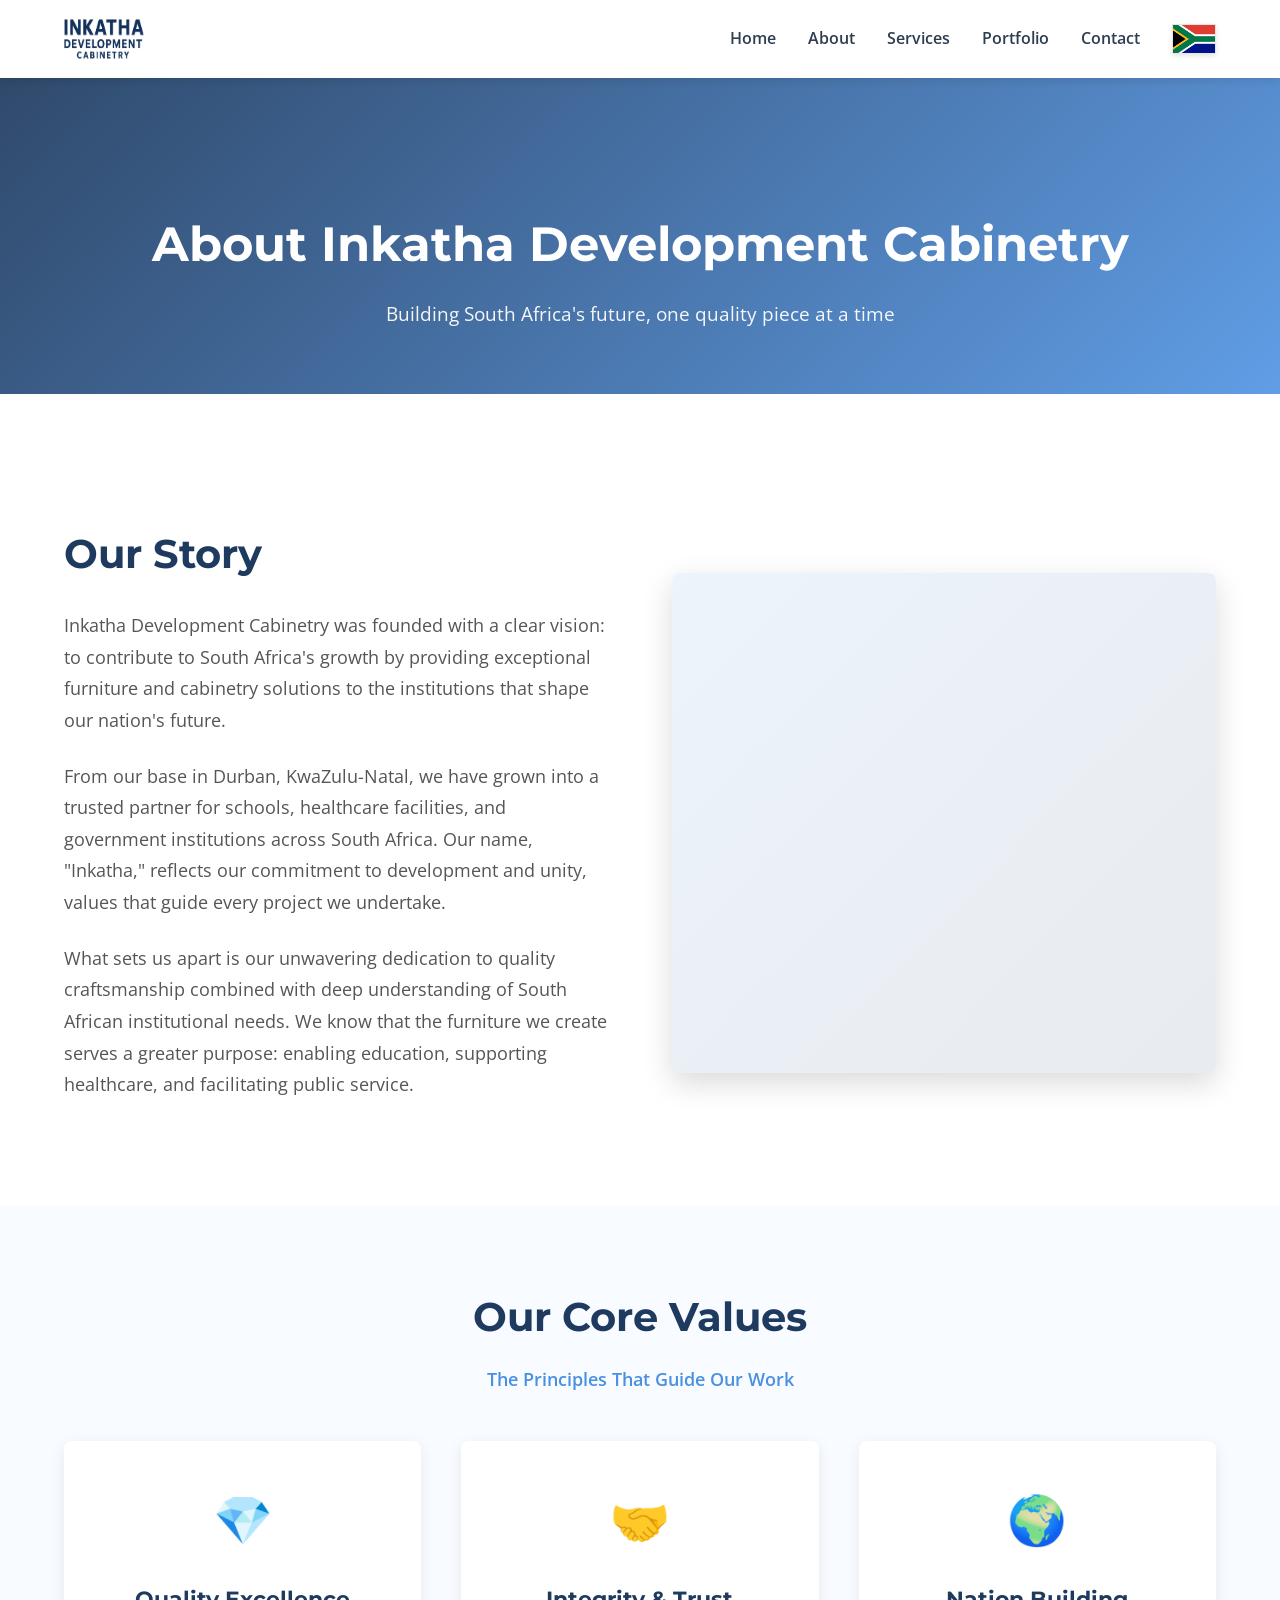
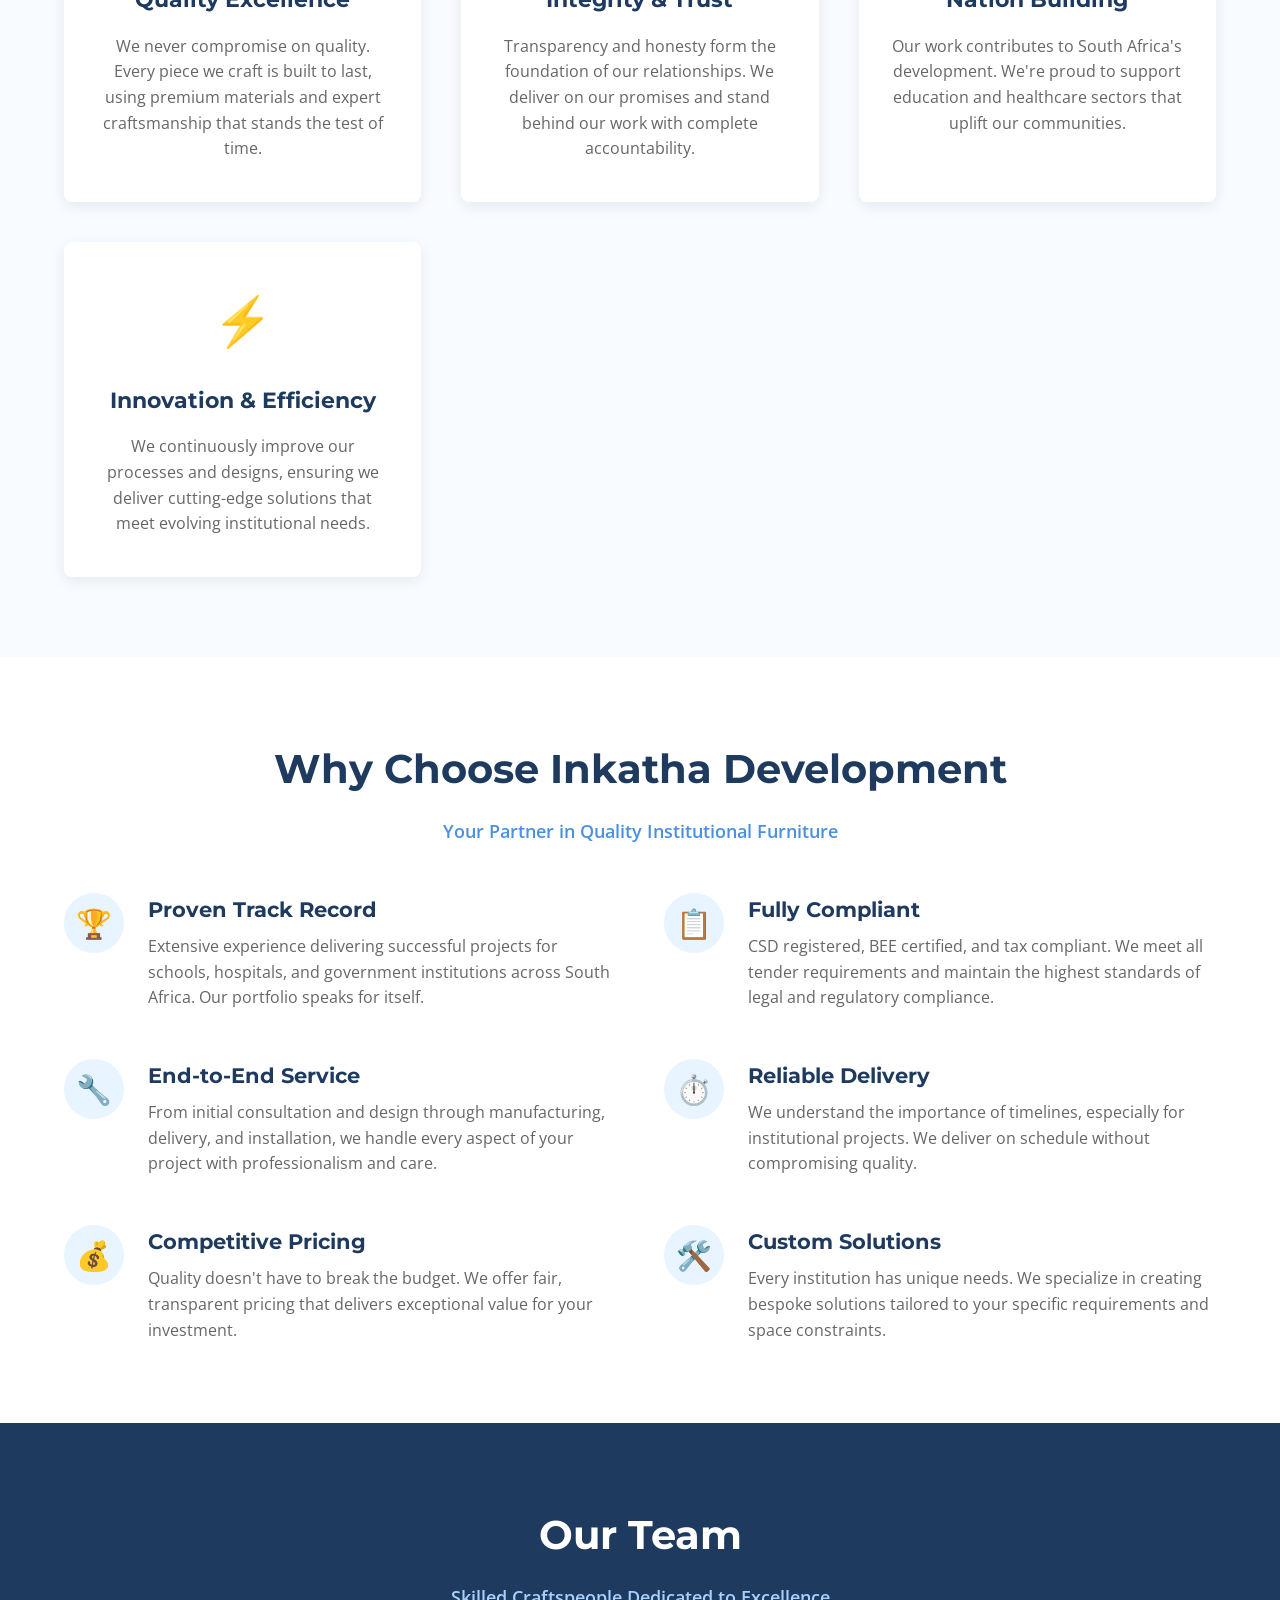
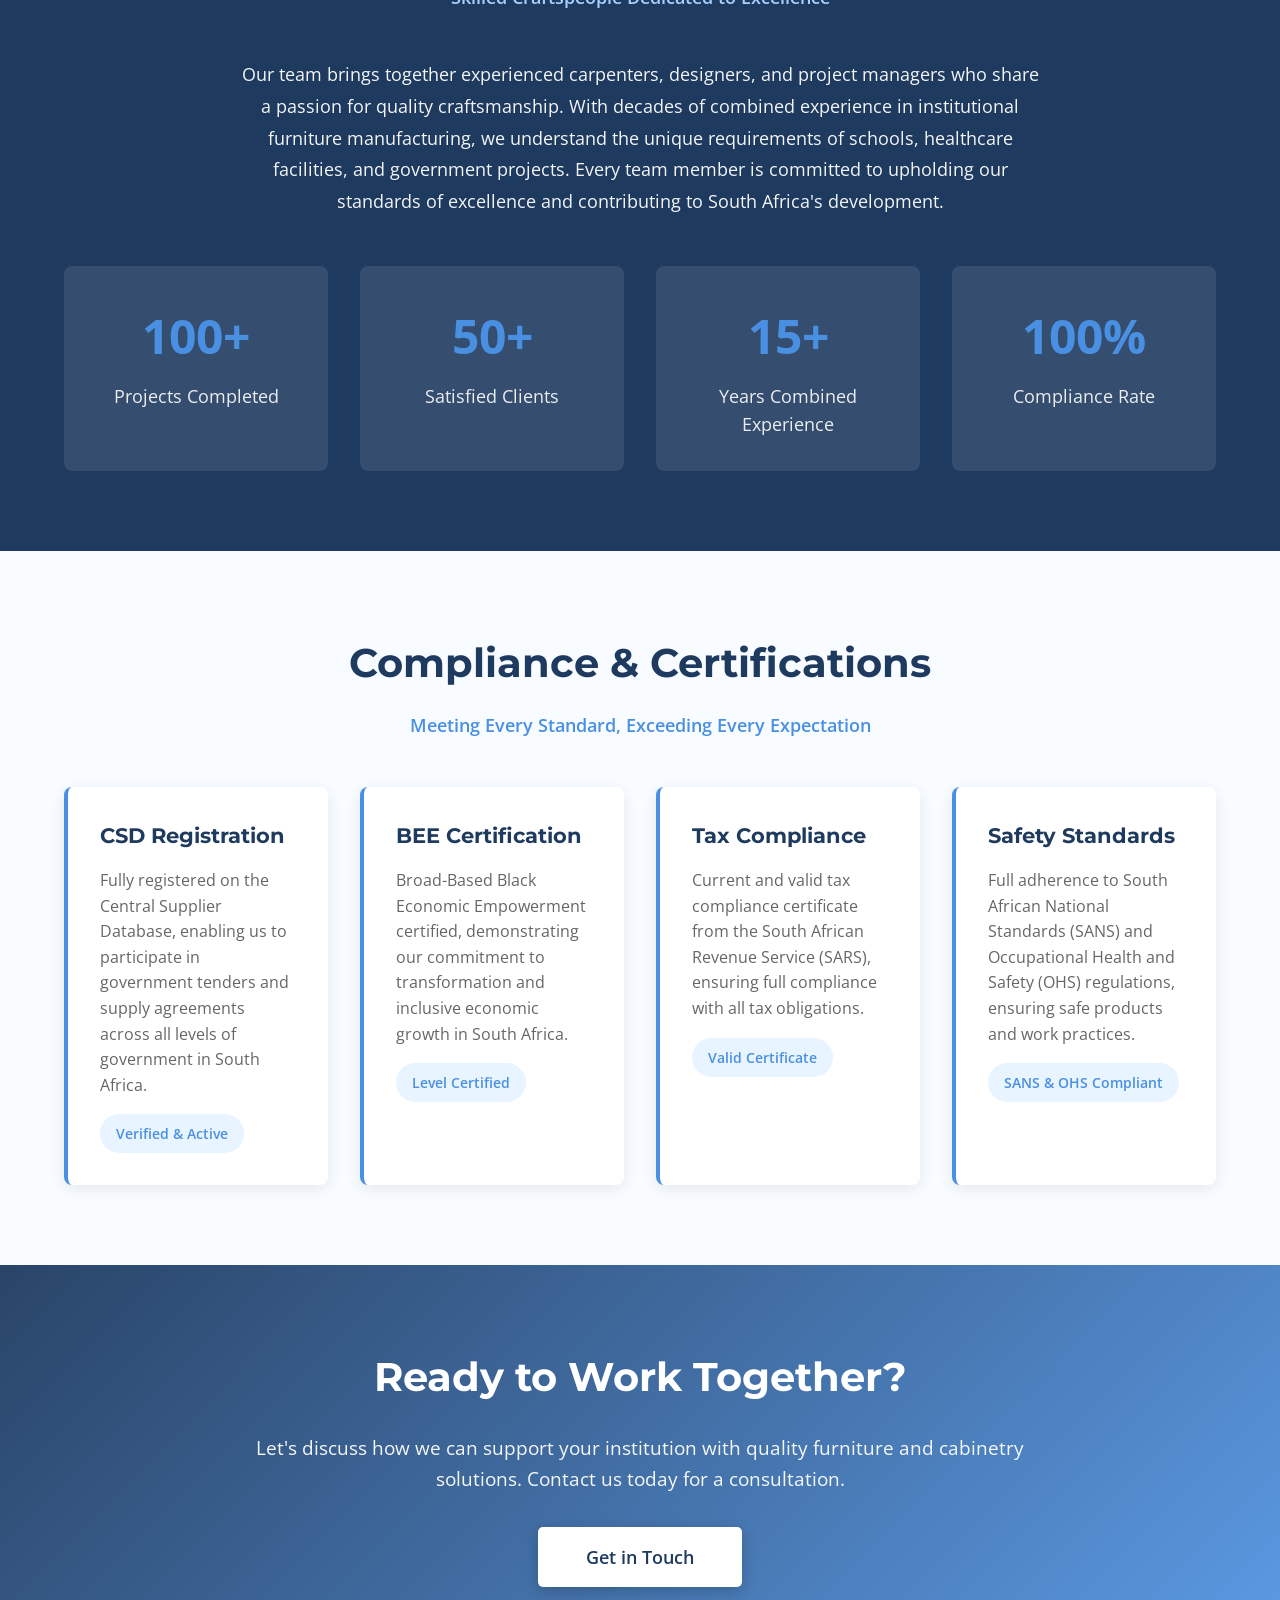
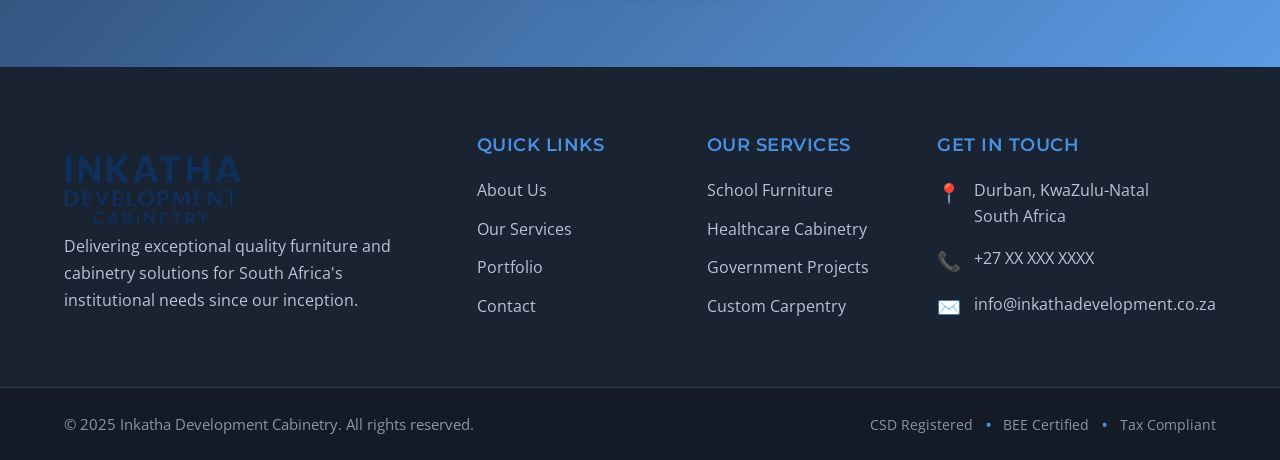
<file: about/index.html>
<!DOCTYPE html>
<html lang="en">
  <head>
    <link rel="stylesheet" href="/styles/navbar.css" />
    <link rel="stylesheet" href="/styles/footer.css" />
    <meta charset="UTF-8" />
    <meta name="viewport" content="width=device-width, initial-scale=1.0" />
    <title>About Us | Inkatha Development Cabinetry</title>
    <link
      href="https://fonts.googleapis.com/css2?family=Montserrat:wght@400;600;700&family=Open+Sans:wght@400;600&display=swap"
      rel="stylesheet"
    />
    <style>
      * {
        margin: 0;
        padding: 0;
        box-sizing: border-box;
      }

      body {
        font-family: "Open Sans", sans-serif;
        color: #2c3e50;
        line-height: 1.6;
      }

      h1,
      h2,
      h3,
      h4 {
        font-family: "Montserrat", sans-serif;
      }

      /* Page Header */
      .page-header {
        background: linear-gradient(
            135deg,
            rgba(30, 58, 95, 0.92),
            rgba(74, 144, 226, 0.88)
          ),
          url("https://images.unsplash.com/photo-1497366216548-37526070297c?w=1600")
            center/cover;
        color: white;
        padding: 8rem 5% 4rem;
        text-align: center;
      }

      .page-header h1 {
        font-size: 3rem;
        margin-bottom: 1rem;
        font-weight: 700;
      }

      .page-header p {
        font-size: 1.2rem;
        opacity: 0.95;
        max-width: 700px;
        margin: 0 auto;
      }

      /* Our Story Section */
      .our-story {
        padding: 5rem 5%;
        background: white;
      }

      .section-content {
        max-width: 1200px;
        margin: 0 auto;
      }

      .story-grid {
        display: grid;
        grid-template-columns: 1fr 1fr;
        gap: 4rem;
        align-items: center;
        margin-top: 3rem;
      }

      .story-text h2 {
        font-size: 2.5rem;
        color: #1e3a5f;
        margin-bottom: 1.5rem;
      }

      .story-text p {
        font-size: 1.1rem;
        line-height: 1.8;
        color: #555;
        margin-bottom: 1.5rem;
      }

      .story-image {
        background: linear-gradient(
            135deg,
            rgba(74, 144, 226, 0.1),
            rgba(30, 58, 95, 0.1)
          ),
          url("https://images.unsplash.com/photo-1504917595217-d4dc5ebe6122?w=800")
            center/cover;
        height: 500px;
        border-radius: 8px;
        box-shadow: 0 10px 30px rgba(0, 0, 0, 0.15);
      }

      /* Values Section */
      .values {
        padding: 5rem 5%;
        background: #f8fbff;
      }

      .section-title {
        font-size: 2.5rem;
        color: #1e3a5f;
        margin-bottom: 1rem;
        text-align: center;
      }

      .section-subtitle {
        text-align: center;
        color: #4a90e2;
        font-size: 1.1rem;
        margin-bottom: 3rem;
        font-weight: 600;
      }

      .values-grid {
        display: grid;
        grid-template-columns: repeat(auto-fit, minmax(280px, 1fr));
        gap: 2.5rem;
        margin-top: 3rem;
      }

      .value-card {
        background: white;
        padding: 2.5rem 2rem;
        border-radius: 8px;
        text-align: center;
        box-shadow: 0 4px 15px rgba(0, 0, 0, 0.08);
        transition: transform 0.3s, box-shadow 0.3s;
      }

      .value-card:hover {
        transform: translateY(-5px);
        box-shadow: 0 8px 25px rgba(74, 144, 226, 0.15);
      }

      .value-icon {
        font-size: 3rem;
        margin-bottom: 1.5rem;
        color: #4a90e2;
      }

      .value-card h3 {
        font-size: 1.4rem;
        color: #1e3a5f;
        margin-bottom: 1rem;
      }

      .value-card p {
        color: #666;
        line-height: 1.6;
      }

      /* Why Choose Us Section */
      .why-choose {
        padding: 5rem 5%;
        background: white;
      }

      .features-grid {
        display: grid;
        grid-template-columns: repeat(2, 1fr);
        gap: 3rem;
        margin-top: 3rem;
      }

      .feature-item {
        display: flex;
        gap: 1.5rem;
      }

      .feature-icon {
        flex-shrink: 0;
        width: 60px;
        height: 60px;
        background: #e8f4ff;
        border-radius: 50%;
        display: flex;
        align-items: center;
        justify-content: center;
        font-size: 1.8rem;
        color: #4a90e2;
      }

      .feature-content h3 {
        font-size: 1.3rem;
        color: #1e3a5f;
        margin-bottom: 0.5rem;
      }

      .feature-content p {
        color: #666;
        line-height: 1.6;
      }

      /* Team Section */
      .team {
        padding: 5rem 5%;
        background: #1e3a5f;
        color: white;
      }

      .team .section-title {
        color: white;
      }

      .team .section-subtitle {
        color: #a8d0ff;
      }

      .team-intro {
        max-width: 800px;
        margin: 0 auto 3rem;
        text-align: center;
        font-size: 1.1rem;
        line-height: 1.8;
        opacity: 0.95;
      }

      .team-stats {
        display: grid;
        grid-template-columns: repeat(auto-fit, minmax(200px, 1fr));
        gap: 2rem;
        margin-top: 3rem;
      }

      .stat-item {
        text-align: center;
        padding: 2rem 1rem;
        background: rgba(255, 255, 255, 0.1);
        border-radius: 8px;
      }

      .stat-number {
        font-size: 3rem;
        font-weight: 700;
        color: #4a90e2;
        margin-bottom: 0.5rem;
      }

      .stat-label {
        font-size: 1.1rem;
        opacity: 0.9;
      }

      /* Compliance Section */
      .compliance {
        padding: 5rem 5%;
        background: #f8fbff;
      }

      .compliance-grid {
        display: grid;
        grid-template-columns: repeat(auto-fit, minmax(250px, 1fr));
        gap: 2rem;
        margin-top: 3rem;
      }

      .compliance-card {
        background: white;
        padding: 2rem;
        border-radius: 8px;
        box-shadow: 0 4px 15px rgba(0, 0, 0, 0.08);
        border-left: 4px solid #4a90e2;
      }

      .compliance-card h3 {
        color: #1e3a5f;
        margin-bottom: 1rem;
        font-size: 1.3rem;
      }

      .compliance-card p {
        color: #666;
        line-height: 1.6;
        margin-bottom: 1rem;
      }

      .compliance-badge {
        display: inline-block;
        background: #e8f4ff;
        color: #4a90e2;
        padding: 0.5rem 1rem;
        border-radius: 20px;
        font-size: 0.9rem;
        font-weight: 600;
      }

      /* CTA Section */
      .cta-section {
        padding: 5rem 5%;
        background: linear-gradient(
            135deg,
            rgba(30, 58, 95, 0.95),
            rgba(74, 144, 226, 0.9)
          ),
          url("https://images.unsplash.com/photo-1497366811353-6870744d04b2?w=1600")
            center/cover;
        color: white;
        text-align: center;
      }

      .cta-content {
        max-width: 800px;
        margin: 0 auto;
      }

      .cta-content h2 {
        font-size: 2.5rem;
        margin-bottom: 1.5rem;
      }

      .cta-content p {
        font-size: 1.2rem;
        margin-bottom: 2rem;
        opacity: 0.95;
      }

      .cta-button {
        background: white;
        color: #1e3a5f;
        padding: 1rem 3rem;
        font-size: 1.1rem;
        font-weight: 600;
        border: none;
        border-radius: 5px;
        cursor: pointer;
        text-decoration: none;
        display: inline-block;
        transition: all 0.3s;
        box-shadow: 0 4px 15px rgba(0, 0, 0, 0.2);
      }

      .cta-button:hover {
        transform: translateY(-2px);
        box-shadow: 0 6px 20px rgba(0, 0, 0, 0.3);
      }

      /* Responsive Design */
      @media (max-width: 968px) {
        .story-grid {
          grid-template-columns: 1fr;
          gap: 2rem;
        }

        .features-grid {
          grid-template-columns: 1fr;
          gap: 2rem;
        }

        .page-header h1 {
          font-size: 2rem;
        }

        .section-title {
          font-size: 2rem;
        }
      }
    </style>
  </head>
  <body>
    <!-- Navigation -->
    <nav>
      <div class="nav-container">
        <img src="/images/logo.png" height="40px" width="80px" alt="" />

        <button class="menu-toggle" aria-label="Toggle menu">
          <span class="hamburger"></span>
          <span class="hamburger"></span>
          <span class="hamburger"></span>
        </button>

        <ul class="nav-links">
          <li><a href="/">Home</a></li>
          <li><a href="/about">About</a></li>
          <li><a href="/services/">Services</a></li>
          <li><a href="/portfolio/">Portfolio</a></li>
          <li><a href="/contact/">Contact</a></li>
          <div class="flag-container">
            <img
              src="/images/Flag_of_South_Africa.svg.webp"
              alt="South African Flag"
              class="sa-flag"
            />
          </div>
        </ul>
      </div>
    </nav>

    <div class="menu-overlay"></div>

    <!-- Page Header -->
    <section class="page-header">
      <h1>About Inkatha Development Cabinetry</h1>
      <p>
        Building South Africa's future, one quality piece at a time
      </p>
    </section>

    <!-- Our Story Section -->
    <section class="our-story">
      <div class="section-content">
        <div class="story-grid">
          <div class="story-text">
            <h2>Our Story</h2>
            <p>
              Inkatha Development Cabinetry was founded with a clear vision: to
              contribute to South Africa's growth by providing exceptional
              furniture and cabinetry solutions to the institutions that shape
              our nation's future.
            </p>
            <p>
              From our base in Durban, KwaZulu-Natal, we have grown into a
              trusted partner for schools, healthcare facilities, and government
              institutions across South Africa. Our name, "Inkatha," reflects
              our commitment to development and unity, values that guide every
              project we undertake.
            </p>
            <p>
              What sets us apart is our unwavering dedication to quality
              craftsmanship combined with deep understanding of South African
              institutional needs. We know that the furniture we create serves a
              greater purpose: enabling education, supporting healthcare, and
              facilitating public service.
            </p>
          </div>
          <div class="story-image"></div>
        </div>
      </div>
    </section>

    <!-- Values Section -->
    <section class="values">
      <div class="section-content">
        <h2 class="section-title">Our Core Values</h2>
        <p class="section-subtitle">
          The Principles That Guide Our Work
        </p>
        <div class="values-grid">
          <div class="value-card">
            <div class="value-icon">💎</div>
            <h3>Quality Excellence</h3>
            <p>
              We never compromise on quality. Every piece we craft is built to
              last, using premium materials and expert craftsmanship that stands
              the test of time.
            </p>
          </div>
          <div class="value-card">
            <div class="value-icon">🤝</div>
            <h3>Integrity & Trust</h3>
            <p>
              Transparency and honesty form the foundation of our relationships.
              We deliver on our promises and stand behind our work with complete
              accountability.
            </p>
          </div>
          <div class="value-card">
            <div class="value-icon">🌍</div>
            <h3>Nation Building</h3>
            <p>
              Our work contributes to South Africa's development. We're proud to
              support education and healthcare sectors that uplift our
              communities.
            </p>
          </div>
          <div class="value-card">
            <div class="value-icon">⚡</div>
            <h3>Innovation & Efficiency</h3>
            <p>
              We continuously improve our processes and designs, ensuring we
              deliver cutting-edge solutions that meet evolving institutional
              needs.
            </p>
          </div>
        </div>
      </div>
    </section>

    <!-- Why Choose Us Section -->
    <section class="why-choose">
      <div class="section-content">
        <h2 class="section-title">Why Choose Inkatha Development</h2>
        <p class="section-subtitle">
          Your Partner in Quality Institutional Furniture
        </p>
        <div class="features-grid">
          <div class="feature-item">
            <div class="feature-icon">🏆</div>
            <div class="feature-content">
              <h3>Proven Track Record</h3>
              <p>
                Extensive experience delivering successful projects for schools,
                hospitals, and government institutions across South Africa. Our
                portfolio speaks for itself.
              </p>
            </div>
          </div>
          <div class="feature-item">
            <div class="feature-icon">📋</div>
            <div class="feature-content">
              <h3>Fully Compliant</h3>
              <p>
                CSD registered, BEE certified, and tax compliant. We meet all
                tender requirements and maintain the highest standards of legal
                and regulatory compliance.
              </p>
            </div>
          </div>
          <div class="feature-item">
            <div class="feature-icon">🔧</div>
            <div class="feature-content">
              <h3>End-to-End Service</h3>
              <p>
                From initial consultation and design through manufacturing,
                delivery, and installation, we handle every aspect of your
                project with professionalism and care.
              </p>
            </div>
          </div>
          <div class="feature-item">
            <div class="feature-icon">⏱️</div>
            <div class="feature-content">
              <h3>Reliable Delivery</h3>
              <p>
                We understand the importance of timelines, especially for
                institutional projects. We deliver on schedule without
                compromising quality.
              </p>
            </div>
          </div>
          <div class="feature-item">
            <div class="feature-icon">💰</div>
            <div class="feature-content">
              <h3>Competitive Pricing</h3>
              <p>
                Quality doesn't have to break the budget. We offer fair,
                transparent pricing that delivers exceptional value for your
                investment.
              </p>
            </div>
          </div>
          <div class="feature-item">
            <div class="feature-icon">🛠️</div>
            <div class="feature-content">
              <h3>Custom Solutions</h3>
              <p>
                Every institution has unique needs. We specialize in creating
                bespoke solutions tailored to your specific requirements and
                space constraints.
              </p>
            </div>
          </div>
        </div>
      </div>
    </section>

    <!-- Team Section -->
    <section class="team">
      <div class="section-content">
        <h2 class="section-title">Our Team</h2>
        <p class="section-subtitle">
          Skilled Craftspeople Dedicated to Excellence
        </p>
        <div class="team-intro">
          Our team brings together experienced carpenters, designers, and
          project managers who share a passion for quality craftsmanship. With
          decades of combined experience in institutional furniture
          manufacturing, we understand the unique requirements of schools,
          healthcare facilities, and government projects. Every team member is
          committed to upholding our standards of excellence and contributing to
          South Africa's development.
        </div>
        <div class="team-stats">
          <div class="stat-item">
            <div class="stat-number">100+</div>
            <div class="stat-label">Projects Completed</div>
          </div>
          <div class="stat-item">
            <div class="stat-number">50+</div>
            <div class="stat-label">Satisfied Clients</div>
          </div>
          <div class="stat-item">
            <div class="stat-number">15+</div>
            <div class="stat-label">Years Combined Experience</div>
          </div>
          <div class="stat-item">
            <div class="stat-number">100%</div>
            <div class="stat-label">Compliance Rate</div>
          </div>
        </div>
      </div>
    </section>

    <!-- Compliance Section -->
    <section class="compliance">
      <div class="section-content">
        <h2 class="section-title">Compliance & Certifications</h2>
        <p class="section-subtitle">
          Meeting Every Standard, Exceeding Every Expectation
        </p>
        <div class="compliance-grid">
          <div class="compliance-card">
            <h3>CSD Registration</h3>
            <p>
              Fully registered on the Central Supplier Database, enabling us to
              participate in government tenders and supply agreements across all
              levels of government in South Africa.
            </p>
            <span class="compliance-badge">Verified & Active</span>
          </div>
          <div class="compliance-card">
            <h3>BEE Certification</h3>
            <p>
              Broad-Based Black Economic Empowerment certified, demonstrating
              our commitment to transformation and inclusive economic growth in
              South Africa.
            </p>
            <span class="compliance-badge">Level Certified</span>
          </div>
          <div class="compliance-card">
            <h3>Tax Compliance</h3>
            <p>
              Current and valid tax compliance certificate from the South
              African Revenue Service (SARS), ensuring full compliance with all
              tax obligations.
            </p>
            <span class="compliance-badge">Valid Certificate</span>
          </div>
          <div class="compliance-card">
            <h3>Safety Standards</h3>
            <p>
              Full adherence to South African National Standards (SANS) and
              Occupational Health and Safety (OHS) regulations, ensuring safe
              products and work practices.
            </p>
            <span class="compliance-badge">SANS & OHS Compliant</span>
          </div>
        </div>
      </div>
    </section>

    <!-- CTA Section -->
    <section class="cta-section">
      <div class="cta-content">
        <h2>Ready to Work Together?</h2>
        <p>
          Let's discuss how we can support your institution with quality
          furniture and cabinetry solutions. Contact us today for a
          consultation.
        </p>
        <a href="/contact/" class="cta-button">Get in Touch</a>
      </div>
    </section>

    <!-- Footer -->
    <footer class="main-footer">
      <div class="footer-content">
        <div class="footer-grid">
          <div class="footer-column">
            <div class="footer-logo">
              <img
                src="/images/logo.png"
                alt="Inkatha Development"
                height="70"
              />
            </div>
            <p>
              Delivering exceptional quality furniture and cabinetry solutions
              for South Africa's institutional needs since our inception.
            </p>
          </div>

          <div class="footer-column">
            <h4>Quick Links</h4>
            <ul class="footer-links">
              <li><a href="/about">About Us</a></li>
              <li><a href="/services">Our Services</a></li>
              <li><a href="/portfolio">Portfolio</a></li>
              <li><a href="/contact">Contact</a></li>
            </ul>
          </div>

          <div class="footer-column">
            <h4>Our Services</h4>
            <ul class="footer-links">
              <li><a href="/services">School Furniture</a></li>
              <li><a href="/services">Healthcare Cabinetry</a></li>
              <li><a href="/services">Government Projects</a></li>
              <li><a href="/services">Custom Carpentry</a></li>
            </ul>
          </div>

          <div class="footer-column">
            <h4>Get In Touch</h4>
            <ul class="footer-contact">
              <li>
                <span class="contact-icon">📍</span>
                <span>Durban, KwaZulu-Natal<br />South Africa</span>
              </li>
              <li>
                <span class="contact-icon">📞</span>
                <span>+27 XX XXX XXXX</span>
              </li>
              <li>
                <span class="contact-icon">✉️</span>
                <span>info@inkathadevelopment.co.za</span>
              </li>
            </ul>
          </div>
        </div>

        <div class="footer-bottom">
          <div class="footer-bottom-content">
            <p>
              &copy; 2025 Inkatha Development Cabinetry. All rights reserved.
            </p>
            <div class="footer-certifications">
              <span>CSD Registered</span>
              <span class="separator">•</span>
              <span>BEE Certified</span>
              <span class="separator">•</span>
              <span>Tax Compliant</span>
            </div>
          </div>
        </div>
      </div>
    </footer>

    <script>
      const menuToggle = document.querySelector(".menu-toggle");
      const navLinks = document.querySelector(".nav-links");
      const menuOverlay = document.querySelector(".menu-overlay");
      const navLinksItems = document.querySelectorAll(".nav-links a");

      menuToggle.addEventListener("click", () => {
        menuToggle.classList.toggle("active");
        navLinks.classList.toggle("active");
        menuOverlay.classList.toggle("active");
        document.body.style.overflow = navLinks.classList.contains("active")
          ? "hidden"
          : "";
      });

      menuOverlay.addEventListener("click", () => {
        menuToggle.classList.remove("active");
        navLinks.classList.remove("active");
        menuOverlay.classList.remove("active");
        document.body.style.overflow = "";
      });

      navLinksItems.forEach((link) => {
        link.addEventListener("click", () => {
          menuToggle.classList.remove("active");
          navLinks.classList.remove("active");
          menuOverlay.classList.remove("active");
          document.body.style.overflow = "";
        });
      });
    </script>
  </body>
</html>
</file>
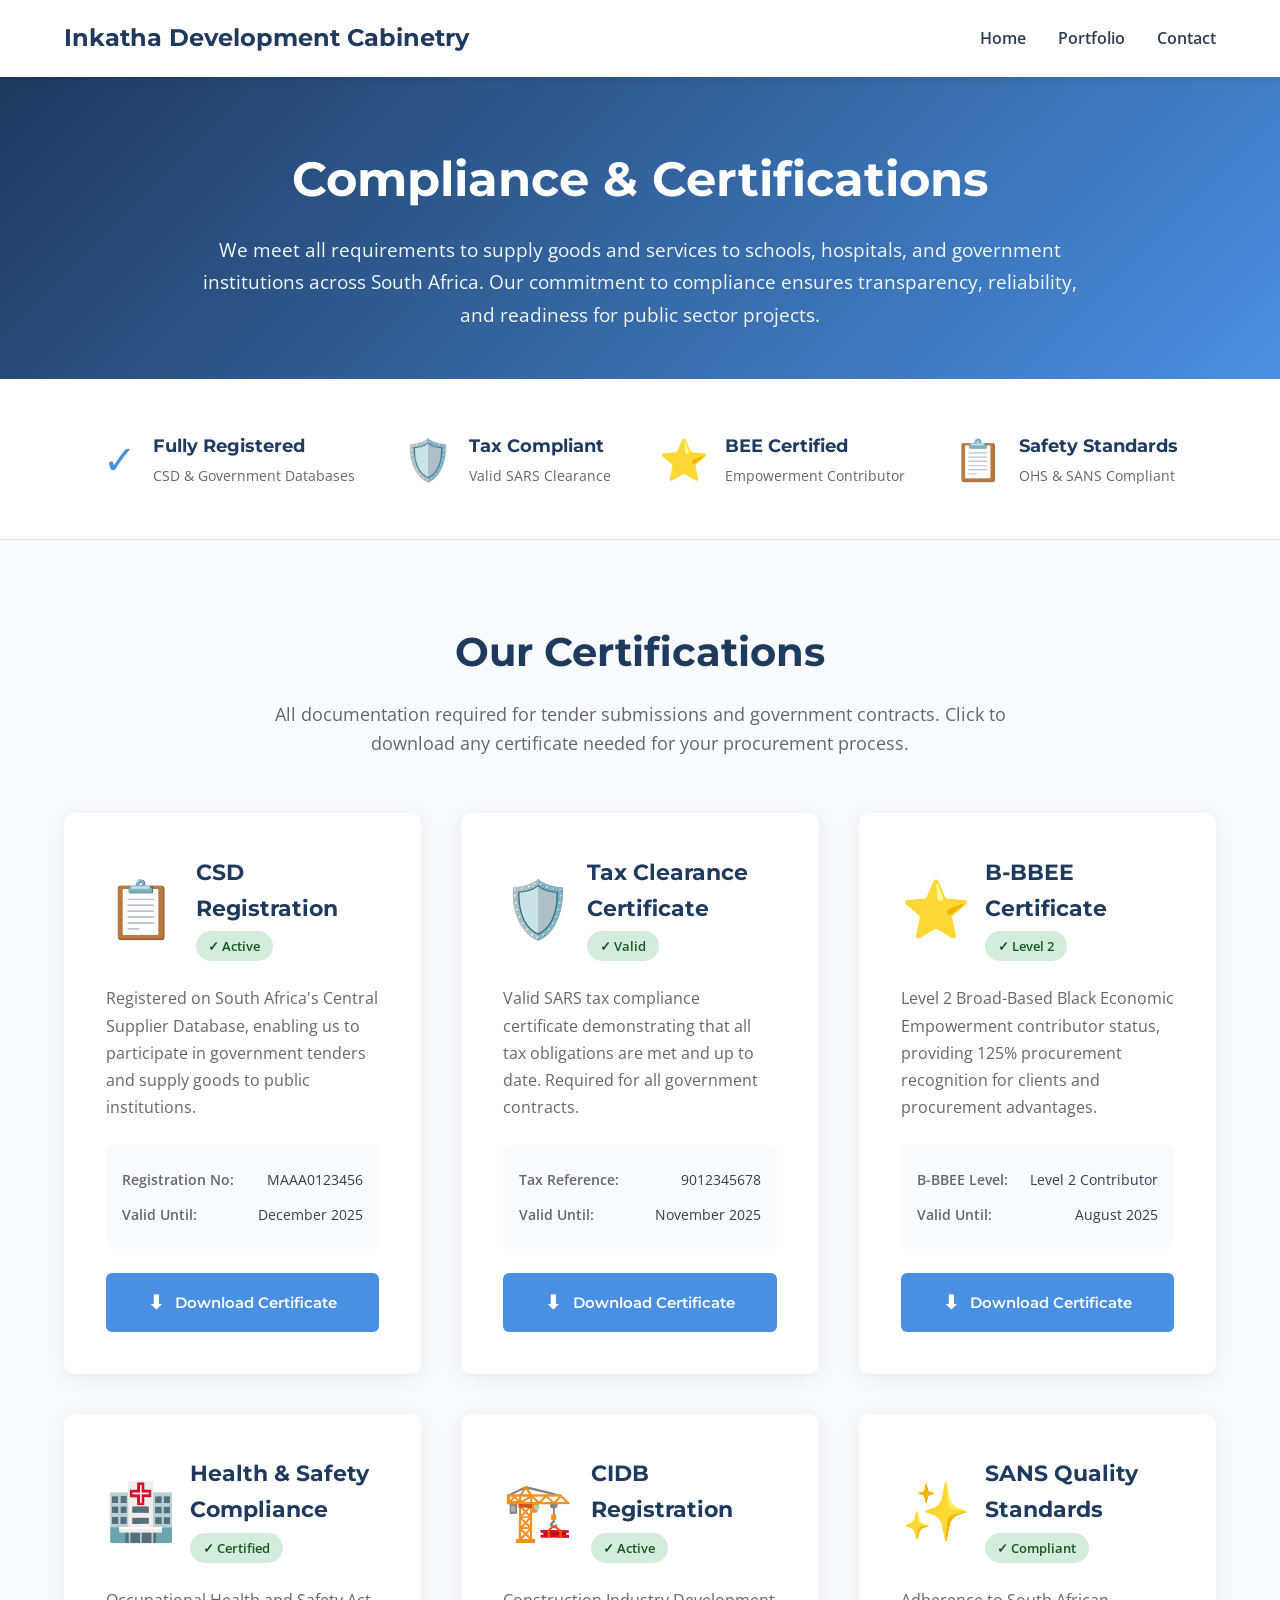
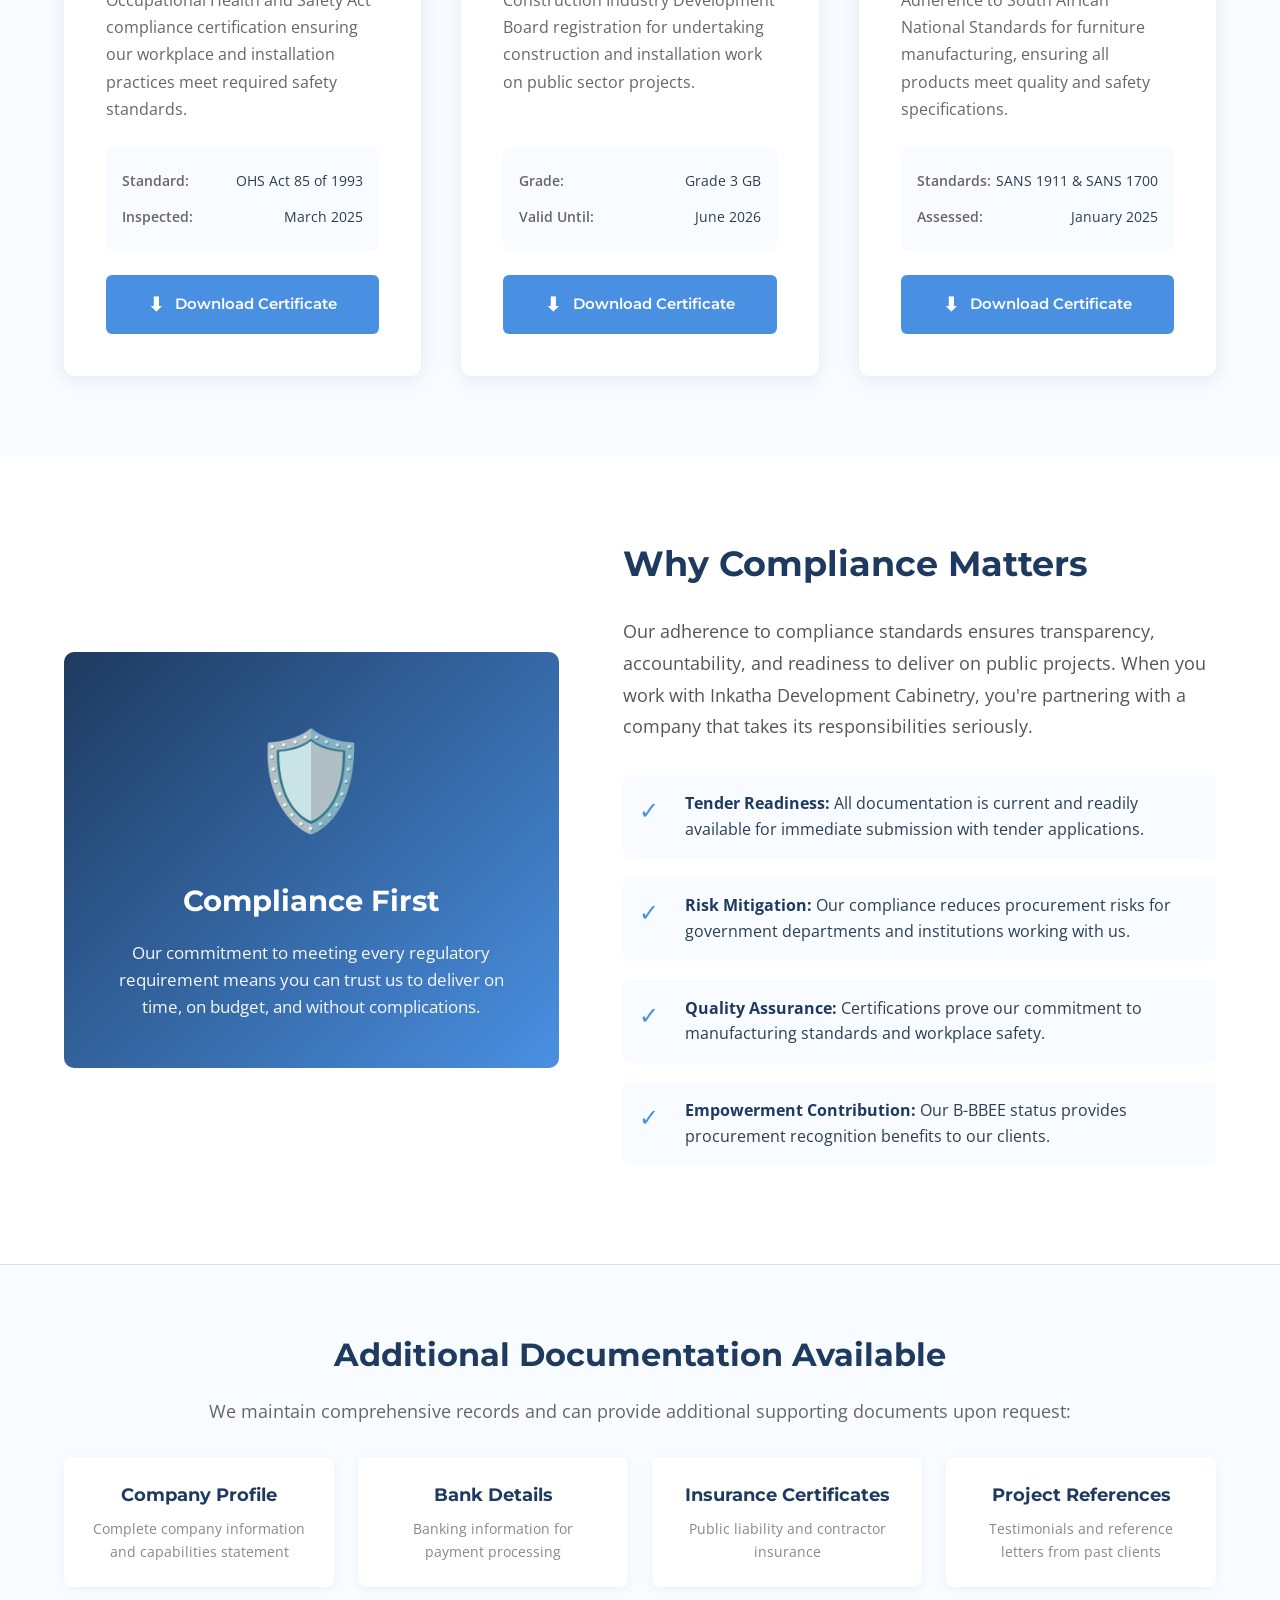
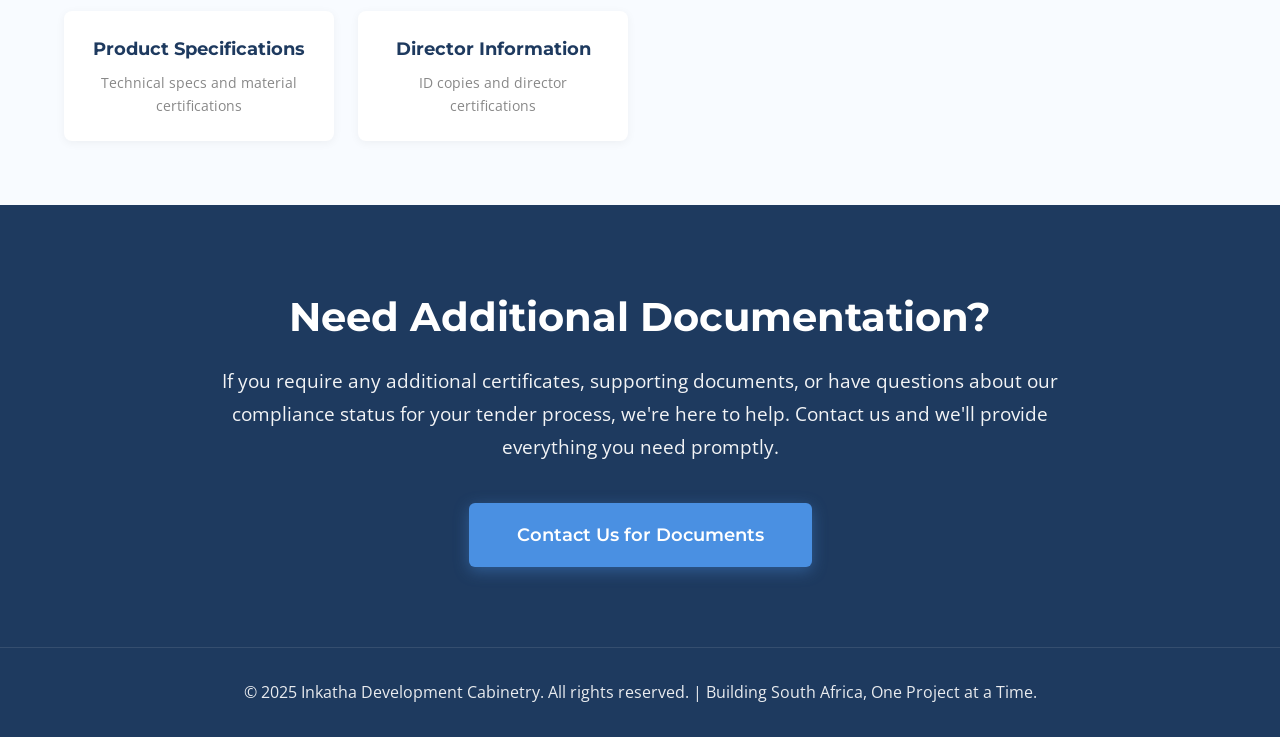
<file: compliance/index.html>
<!DOCTYPE html>
<html lang="en">
<head>
    <link rel="stylesheet" href="/styles/navbar.css" />
    <link rel="stylesheet" href="/styles/footer.css" />
    <meta charset="UTF-8">
    <meta name="viewport" content="width=device-width, initial-scale=1.0">
    <title>Compliance & Certifications - Inkatha Development Cabinetry</title>
    <link href="https://fonts.googleapis.com/css2?family=Montserrat:wght@400;600;700&family=Open+Sans:wght@400;600&display=swap" rel="stylesheet">
    <style>
        * {
            margin: 0;
            padding: 0;
            box-sizing: border-box;
        }

        body {
            font-family: 'Open Sans', sans-serif;
            color: #2c3e50;
            line-height: 1.6;
            background: #ffffff;
        }

        h1, h2, h3, h4 {
            font-family: 'Montserrat', sans-serif;
        }

        /* Navigation */
        nav {
            background: white;
            padding: 1.2rem 5%;
            box-shadow: 0 2px 10px rgba(0,0,0,0.1);
            position: sticky;
            top: 0;
            z-index: 1000;
        }

        .nav-container {
            max-width: 1400px;
            margin: 0 auto;
            display: flex;
            justify-content: space-between;
            align-items: center;
        }

        .logo {
            font-size: 1.5rem;
            font-weight: 700;
            color: #1e3a5f;
            font-family: 'Montserrat', sans-serif;
        }

        .nav-links {
            display: flex;
            gap: 2rem;
            list-style: none;
        }

        .nav-links a {
            color: #2c3e50;
            text-decoration: none;
            font-weight: 600;
            transition: color 0.3s;
        }

        .nav-links a:hover {
            color: #4a90e2;
        }

        /* Header Section */
        .page-header {
            background: linear-gradient(135deg, #1e3a5f 0%, #4a90e2 100%);
            color: white;
            padding: 4rem 5% 3rem;
            text-align: center;
        }

        .page-header h1 {
            font-size: 3rem;
            margin-bottom: 1rem;
            font-weight: 700;
        }

        .page-header p {
            font-size: 1.2rem;
            max-width: 900px;
            margin: 0 auto;
            opacity: 0.95;
            line-height: 1.7;
        }

        /* Trust Indicators */
        .trust-section {
            padding: 3rem 5%;
            background: white;
            border-bottom: 1px solid #e0e0e0;
        }

        .trust-container {
            max-width: 1400px;
            margin: 0 auto;
            display: flex;
            justify-content: center;
            align-items: center;
            gap: 3rem;
            flex-wrap: wrap;
        }

        .trust-item {
            display: flex;
            align-items: center;
            gap: 1rem;
        }

        .trust-icon {
            font-size: 2.5rem;
            color: #4a90e2;
        }

        .trust-text h3 {
            color: #1e3a5f;
            font-size: 1.1rem;
            margin-bottom: 0.2rem;
        }

        .trust-text p {
            color: #666;
            font-size: 0.9rem;
        }

        /* Certificates Section */
        .certificates-section {
            padding: 5rem 5%;
            background: #f8fbff;
        }

        .certificates-container {
            max-width: 1400px;
            margin: 0 auto;
        }

        .section-title {
            font-size: 2.5rem;
            color: #1e3a5f;
            margin-bottom: 1rem;
            text-align: center;
        }

        .section-subtitle {
            text-align: center;
            color: #666;
            font-size: 1.1rem;
            margin-bottom: 3.5rem;
            max-width: 800px;
            margin-left: auto;
            margin-right: auto;
        }

        .certificates-grid {
            display: grid;
            grid-template-columns: repeat(auto-fit, minmax(320px, 1fr));
            gap: 2.5rem;
            margin-top: 3rem;
        }

        .certificate-card {
            background: white;
            padding: 2.5rem;
            border-radius: 10px;
            box-shadow: 0 4px 20px rgba(0,0,0,0.08);
            transition: all 0.3s;
            border: 2px solid transparent;
            display: flex;
            flex-direction: column;
        }

        .certificate-card:hover {
            transform: translateY(-5px);
            box-shadow: 0 8px 30px rgba(74, 144, 226, 0.15);
            border-color: #4a90e2;
        }

        .cert-header {
            display: flex;
            align-items: center;
            gap: 1.5rem;
            margin-bottom: 1.5rem;
        }

        .cert-icon {
            font-size: 3.5rem;
            color: #4a90e2;
            min-width: 60px;
            text-align: center;
        }

        .cert-title-area h3 {
            font-size: 1.4rem;
            color: #1e3a5f;
            margin-bottom: 0.3rem;
        }

        .cert-status {
            display: inline-block;
            background: #d4edda;
            color: #155724;
            padding: 0.3rem 0.8rem;
            border-radius: 15px;
            font-size: 0.8rem;
            font-weight: 600;
        }

        .cert-description {
            color: #666;
            line-height: 1.7;
            margin-bottom: 1.5rem;
            flex-grow: 1;
        }

        .cert-details {
            background: #f8fbff;
            padding: 1rem;
            border-radius: 6px;
            margin-bottom: 1.5rem;
            font-size: 0.9rem;
        }

        .cert-detail-item {
            display: flex;
            justify-content: space-between;
            padding: 0.4rem 0;
        }

        .detail-label {
            color: #666;
            font-weight: 600;
        }

        .detail-value {
            color: #2c3e50;
        }

        .download-button {
            display: flex;
            align-items: center;
            justify-content: center;
            gap: 0.7rem;
            background: #4a90e2;
            color: white;
            padding: 0.9rem 1.5rem;
            border: none;
            border-radius: 6px;
            cursor: pointer;
            font-weight: 600;
            font-size: 0.95rem;
            transition: all 0.3s;
            text-decoration: none;
            font-family: 'Montserrat', sans-serif;
        }

        .download-button:hover {
            background: #357abd;
            transform: translateX(3px);
        }

        .download-icon {
            font-size: 1.2rem;
        }

        /* Why Compliance Matters Section */
        .importance-section {
            padding: 5rem 5%;
            background: white;
        }

        .importance-container {
            max-width: 1200px;
            margin: 0 auto;
            display: grid;
            grid-template-columns: 1fr 1.2fr;
            gap: 4rem;
            align-items: center;
        }

        .importance-visual {
            background: linear-gradient(135deg, #1e3a5f 0%, #4a90e2 100%);
            padding: 3rem;
            border-radius: 10px;
            color: white;
            text-align: center;
        }

        .shield-icon {
            font-size: 6rem;
            margin-bottom: 1.5rem;
        }

        .importance-visual h3 {
            font-size: 1.8rem;
            margin-bottom: 1rem;
        }

        .importance-visual p {
            opacity: 0.95;
            font-size: 1.05rem;
        }

        .importance-content h2 {
            font-size: 2.2rem;
            color: #1e3a5f;
            margin-bottom: 1.5rem;
        }

        .importance-text {
            color: #555;
            font-size: 1.1rem;
            line-height: 1.8;
            margin-bottom: 2rem;
        }

        .benefits-list {
            list-style: none;
        }

        .benefit-item {
            display: flex;
            align-items: flex-start;
            gap: 1rem;
            margin-bottom: 1.2rem;
            padding: 1rem;
            background: #f8fbff;
            border-radius: 6px;
        }

        .benefit-icon {
            color: #4a90e2;
            font-size: 1.5rem;
            min-width: 30px;
        }

        .benefit-text {
            color: #2c3e50;
            line-height: 1.6;
        }

        .benefit-text strong {
            color: #1e3a5f;
        }

        /* Additional Documents Section */
        .additional-docs {
            padding: 4rem 5%;
            background: #f8fbff;
            border-top: 1px solid #e0e0e0;
        }

        .docs-container {
            max-width: 1200px;
            margin: 0 auto;
            text-align: center;
        }

        .docs-container h2 {
            font-size: 2rem;
            color: #1e3a5f;
            margin-bottom: 1rem;
        }

        .docs-container p {
            color: #666;
            font-size: 1.1rem;
            margin-bottom: 2rem;
        }

        .docs-grid {
            display: grid;
            grid-template-columns: repeat(auto-fit, minmax(250px, 1fr));
            gap: 1.5rem;
            margin-top: 2rem;
        }

        .doc-item {
            background: white;
            padding: 1.5rem;
            border-radius: 8px;
            box-shadow: 0 2px 10px rgba(0,0,0,0.05);
            transition: all 0.3s;
        }

        .doc-item:hover {
            box-shadow: 0 4px 20px rgba(0,0,0,0.1);
        }

        .doc-item h4 {
            color: #1e3a5f;
            margin-bottom: 0.5rem;
            font-size: 1.1rem;
        }

        .doc-item p {
            font-size: 0.9rem;
            color: #888;
            margin-bottom: 0;
        }

        /* CTA Section */
        .cta-section {
            padding: 5rem 5%;
            background: #1e3a5f;
            color: white;
            text-align: center;
        }

        .cta-content {
            max-width: 900px;
            margin: 0 auto;
        }

        .cta-content h2 {
            font-size: 2.5rem;
            margin-bottom: 1rem;
        }

        .cta-content p {
            font-size: 1.2rem;
            margin-bottom: 2.5rem;
            opacity: 0.95;
            line-height: 1.7;
        }

        .cta-button {
            background: #4a90e2;
            color: white;
            padding: 1.1rem 3rem;
            font-size: 1.1rem;
            font-weight: 600;
            border: none;
            border-radius: 6px;
            cursor: pointer;
            text-decoration: none;
            display: inline-block;
            transition: all 0.3s;
            box-shadow: 0 4px 15px rgba(74, 144, 226, 0.4);
            font-family: 'Montserrat', sans-serif;
        }

        .cta-button:hover {
            background: #357abd;
            transform: translateY(-2px);
            box-shadow: 0 6px 20px rgba(74, 144, 226, 0.6);
        }

        /* Footer */
        footer {
            background: #1e3a5f;
            color: white;
            padding: 2rem 5%;
            text-align: center;
            border-top: 1px solid rgba(255,255,255,0.1);
        }

        footer p {
            opacity: 0.9;
        }

        /* Responsive Design */
        @media (max-width: 968px) {
            .importance-container {
                grid-template-columns: 1fr;
                gap: 2.5rem;
            }

            .page-header h1 {
                font-size: 2.2rem;
            }

            .certificates-grid {
                grid-template-columns: 1fr;
            }

            .trust-container {
                flex-direction: column;
                gap: 2rem;
            }
        }

        @media (max-width: 768px) {
            .nav-links {
                display: none;
            }

            .section-title {
                font-size: 2rem;
            }

            .cta-content h2 {
                font-size: 2rem;
            }
        }
    </style>
</head>
<body>
    <!-- Navigation -->
    <nav>
        <div class="nav-container">
            <div class="logo">Inkatha Development Cabinetry</div>
            <ul class="nav-links">
                <li><a href="index.html">Home</a></li>
                <li><a href="portfolio.html">Portfolio</a></li>
                <li><a href="contact.html">Contact</a></li>
            </ul>
        </div>
    </nav>

    <!-- Page Header -->
    <section class="page-header">
        <h1>Compliance & Certifications</h1>
        <p>We meet all requirements to supply goods and services to schools, hospitals, and government institutions across South Africa. Our commitment to compliance ensures transparency, reliability, and readiness for public sector projects.</p>
    </section>

    <!-- Trust Indicators -->
    <section class="trust-section">
        <div class="trust-container">
            <div class="trust-item">
                <div class="trust-icon">✓</div>
                <div class="trust-text">
                    <h3>Fully Registered</h3>
                    <p>CSD & Government Databases</p>
                </div>
            </div>
            <div class="trust-item">
                <div class="trust-icon">🛡️</div>
                <div class="trust-text">
                    <h3>Tax Compliant</h3>
                    <p>Valid SARS Clearance</p>
                </div>
            </div>
            <div class="trust-item">
                <div class="trust-icon">⭐</div>
                <div class="trust-text">
                    <h3>BEE Certified</h3>
                    <p>Empowerment Contributor</p>
                </div>
            </div>
            <div class="trust-item">
                <div class="trust-icon">📋</div>
                <div class="trust-text">
                    <h3>Safety Standards</h3>
                    <p>OHS & SANS Compliant</p>
                </div>
            </div>
        </div>
    </section>

    <!-- Certificates Grid Section -->
    <section class="certificates-section">
        <div class="certificates-container">
            <h2 class="section-title">Our Certifications</h2>
            <p class="section-subtitle">All documentation required for tender submissions and government contracts. Click to download any certificate needed for your procurement process.</p>

            <div class="certificates-grid">
                
                <!-- Certificate 1: CSD Registration -->
                <div class="certificate-card">
                    <div class="cert-header">
                        <div class="cert-icon">📋</div>
                        <div class="cert-title-area">
                            <h3>CSD Registration</h3>
                            <span class="cert-status">✓ Active</span>
                        </div>
                    </div>
                    <p class="cert-description">Registered on South Africa's Central Supplier Database, enabling us to participate in government tenders and supply goods to public institutions.</p>
                    <div class="cert-details">
                        <div class="cert-detail-item">
                            <span class="detail-label">Registration No:</span>
                            <span class="detail-value">MAAA0123456</span>
                        </div>
                        <div class="cert-detail-item">
                            <span class="detail-label">Valid Until:</span>
                            <span class="detail-value">December 2025</span>
                        </div>
                    </div>
                    <a href="#" class="download-button">
                        <span class="download-icon">⬇</span>
                        <span>Download Certificate</span>
                    </a>
                </div>

                <!-- Certificate 2: Tax Clearance -->
                <div class="certificate-card">
                    <div class="cert-header">
                        <div class="cert-icon">🛡️</div>
                        <div class="cert-title-area">
                            <h3>Tax Clearance Certificate</h3>
                            <span class="cert-status">✓ Valid</span>
                        </div>
                    </div>
                    <p class="cert-description">Valid SARS tax compliance certificate demonstrating that all tax obligations are met and up to date. Required for all government contracts.</p>
                    <div class="cert-details">
                        <div class="cert-detail-item">
                            <span class="detail-label">Tax Reference:</span>
                            <span class="detail-value">9012345678</span>
                        </div>
                        <div class="cert-detail-item">
                            <span class="detail-label">Valid Until:</span>
                            <span class="detail-value">November 2025</span>
                        </div>
                    </div>
                    <a href="#" class="download-button">
                        <span class="download-icon">⬇</span>
                        <span>Download Certificate</span>
                    </a>
                </div>

                <!-- Certificate 3: B-BBEE -->
                <div class="certificate-card">
                    <div class="cert-header">
                        <div class="cert-icon">⭐</div>
                        <div class="cert-title-area">
                            <h3>B-BBEE Certificate</h3>
                            <span class="cert-status">✓ Level 2</span>
                        </div>
                    </div>
                    <p class="cert-description">Level 2 Broad-Based Black Economic Empowerment contributor status, providing 125% procurement recognition for clients and procurement advantages.</p>
                    <div class="cert-details">
                        <div class="cert-detail-item">
                            <span class="detail-label">B-BBEE Level:</span>
                            <span class="detail-value">Level 2 Contributor</span>
                        </div>
                        <div class="cert-detail-item">
                            <span class="detail-label">Valid Until:</span>
                            <span class="detail-value">August 2025</span>
                        </div>
                    </div>
                    <a href="#" class="download-button">
                        <span class="download-icon">⬇</span>
                        <span>Download Certificate</span>
                    </a>
                </div>

                <!-- Certificate 4: Health & Safety -->
                <div class="certificate-card">
                    <div class="cert-header">
                        <div class="cert-icon">🏥</div>
                        <div class="cert-title-area">
                            <h3>Health & Safety Compliance</h3>
                            <span class="cert-status">✓ Certified</span>
                        </div>
                    </div>
                    <p class="cert-description">Occupational Health and Safety Act compliance certification ensuring our workplace and installation practices meet required safety standards.</p>
                    <div class="cert-details">
                        <div class="cert-detail-item">
                            <span class="detail-label">Standard:</span>
                            <span class="detail-value">OHS Act 85 of 1993</span>
                        </div>
                        <div class="cert-detail-item">
                            <span class="detail-label">Inspected:</span>
                            <span class="detail-value">March 2025</span>
                        </div>
                    </div>
                    <a href="#" class="download-button">
                        <span class="download-icon">⬇</span>
                        <span>Download Certificate</span>
                    </a>
                </div>

                <!-- Certificate 5: CIDB Registration -->
                <div class="certificate-card">
                    <div class="cert-header">
                        <div class="cert-icon">🏗️</div>
                        <div class="cert-title-area">
                            <h3>CIDB Registration</h3>
                            <span class="cert-status">✓ Active</span>
                        </div>
                    </div>
                    <p class="cert-description">Construction Industry Development Board registration for undertaking construction and installation work on public sector projects.</p>
                    <div class="cert-details">
                        <div class="cert-detail-item">
                            <span class="detail-label">Grade:</span>
                            <span class="detail-value">Grade 3 GB</span>
                        </div>
                        <div class="cert-detail-item">
                            <span class="detail-label">Valid Until:</span>
                            <span class="detail-value">June 2026</span>
                        </div>
                    </div>
                    <a href="#" class="download-button">
                        <span class="download-icon">⬇</span>
                        <span>Download Certificate</span>
                    </a>
                </div>

                <!-- Certificate 6: Quality Assurance -->
                <div class="certificate-card">
                    <div class="cert-header">
                        <div class="cert-icon">✨</div>
                        <div class="cert-title-area">
                            <h3>SANS Quality Standards</h3>
                            <span class="cert-status">✓ Compliant</span>
                        </div>
                    </div>
                    <p class="cert-description">Adherence to South African National Standards for furniture manufacturing, ensuring all products meet quality and safety specifications.</p>
                    <div class="cert-details">
                        <div class="cert-detail-item">
                            <span class="detail-label">Standards:</span>
                            <span class="detail-value">SANS 1911 & SANS 1700</span>
                        </div>
                        <div class="cert-detail-item">
                            <span class="detail-label">Assessed:</span>
                            <span class="detail-value">January 2025</span>
                        </div>
                    </div>
                    <a href="#" class="download-button">
                        <span class="download-icon">⬇</span>
                        <span>Download Certificate</span>
                    </a>
                </div>

            </div>
        </div>
    </section>

    <!-- Why Compliance Matters Section -->
    <section class="importance-section">
        <div class="importance-container">
            <div class="importance-visual">
                <div class="shield-icon">🛡️</div>
                <h3>Compliance First</h3>
                <p>Our commitment to meeting every regulatory requirement means you can trust us to deliver on time, on budget, and without complications.</p>
            </div>
            <div class="importance-content">
                <h2>Why Compliance Matters</h2>
                <p class="importance-text">Our adherence to compliance standards ensures transparency, accountability, and readiness to deliver on public projects. When you work with Inkatha Development Cabinetry, you're partnering with a company that takes its responsibilities seriously.</p>
                <ul class="benefits-list">
                    <li class="benefit-item">
                        <span class="benefit-icon">✓</span>
                        <span class="benefit-text"><strong>Tender Readiness:</strong> All documentation is current and readily available for immediate submission with tender applications.</span>
                    </li>
                    <li class="benefit-item">
                        <span class="benefit-icon">✓</span>
                        <span class="benefit-text"><strong>Risk Mitigation:</strong> Our compliance reduces procurement risks for government departments and institutions working with us.</span>
                    </li>
                    <li class="benefit-item">
                        <span class="benefit-icon">✓</span>
                        <span class="benefit-text"><strong>Quality Assurance:</strong> Certifications prove our commitment to manufacturing standards and workplace safety.</span>
                    </li>
                    <li class="benefit-item">
                        <span class="benefit-icon">✓</span>
                        <span class="benefit-text"><strong>Empowerment Contribution:</strong> Our B-BBEE status provides procurement recognition benefits to our clients.</span>
                    </li>
                </ul>
            </div>
        </div>
    </section>

    <!-- Additional Documents Section -->
    <section class="additional-docs">
        <div class="docs-container">
            <h2>Additional Documentation Available</h2>
            <p>We maintain comprehensive records and can provide additional supporting documents upon request:</p>
            <div class="docs-grid">
                <div class="doc-item">
                    <h4>Company Profile</h4>
                    <p>Complete company information and capabilities statement</p>
                </div>
                <div class="doc-item">
                    <h4>Bank Details</h4>
                    <p>Banking information for payment processing</p>
                </div>
                <div class="doc-item">
                    <h4>Insurance Certificates</h4>
                    <p>Public liability and contractor insurance</p>
                </div>
                <div class="doc-item">
                    <h4>Project References</h4>
                    <p>Testimonials and reference letters from past clients</p>
                </div>
                <div class="doc-item">
                    <h4>Product Specifications</h4>
                    <p>Technical specs and material certifications</p>
                </div>
                <div class="doc-item">
                    <h4>Director Information</h4>
                    <p>ID copies and director certifications</p>
                </div>
            </div>
        </div>
    </section>

    <!-- CTA Section -->
    <section class="cta-section">
        <div class="cta-content">
            <h2>Need Additional Documentation?</h2>
            <p>If you require any additional certificates, supporting documents, or have questions about our compliance status for your tender process, we're here to help. Contact us and we'll provide everything you need promptly.</p>
            <a href="contact.html" class="cta-button">Contact Us for Documents</a>
        </div>
    </section>

    <!-- Footer -->
    <footer>
        <p>&copy; 2025 Inkatha Development Cabinetry. All rights reserved. | Building South Africa, One Project at a Time.</p>
    </footer>

    <script>
        // Add click event to download buttons
        document.querySelectorAll('.download-button').forEach(button => {
            button.addEventListener('click', function(e) {
                e.preventDefault();
                alert('Download functionality: In a production environment, this would download the actual certificate PDF file.');
            });
        });
    </script>
        <script>
            const menuToggle = document.querySelector(".menu-toggle");
            const navLinks = document.querySelector(".nav-links");
            const menuOverlay = document.querySelector(".menu-overlay");
            const navLinksItems = document.querySelectorAll(".nav-links a");
      
            menuToggle.addEventListener("click", () => {
              menuToggle.classList.toggle("active");
              navLinks.classList.toggle("active");
              menuOverlay.classList.toggle("active");
              document.body.style.overflow = navLinks.classList.contains("active")
                ? "hidden"
                : "";
            });
      
            menuOverlay.addEventListener("click", () => {
              menuToggle.classList.remove("active");
              navLinks.classList.remove("active");
              menuOverlay.classList.remove("active");
              document.body.style.overflow = "";
            });
      
            navLinksItems.forEach((link) => {
              link.addEventListener("click", () => {
                menuToggle.classList.remove("active");
                navLinks.classList.remove("active");
                menuOverlay.classList.remove("active");
                document.body.style.overflow = "";
              });
            });
          </script>
</body>
</html>
</file>
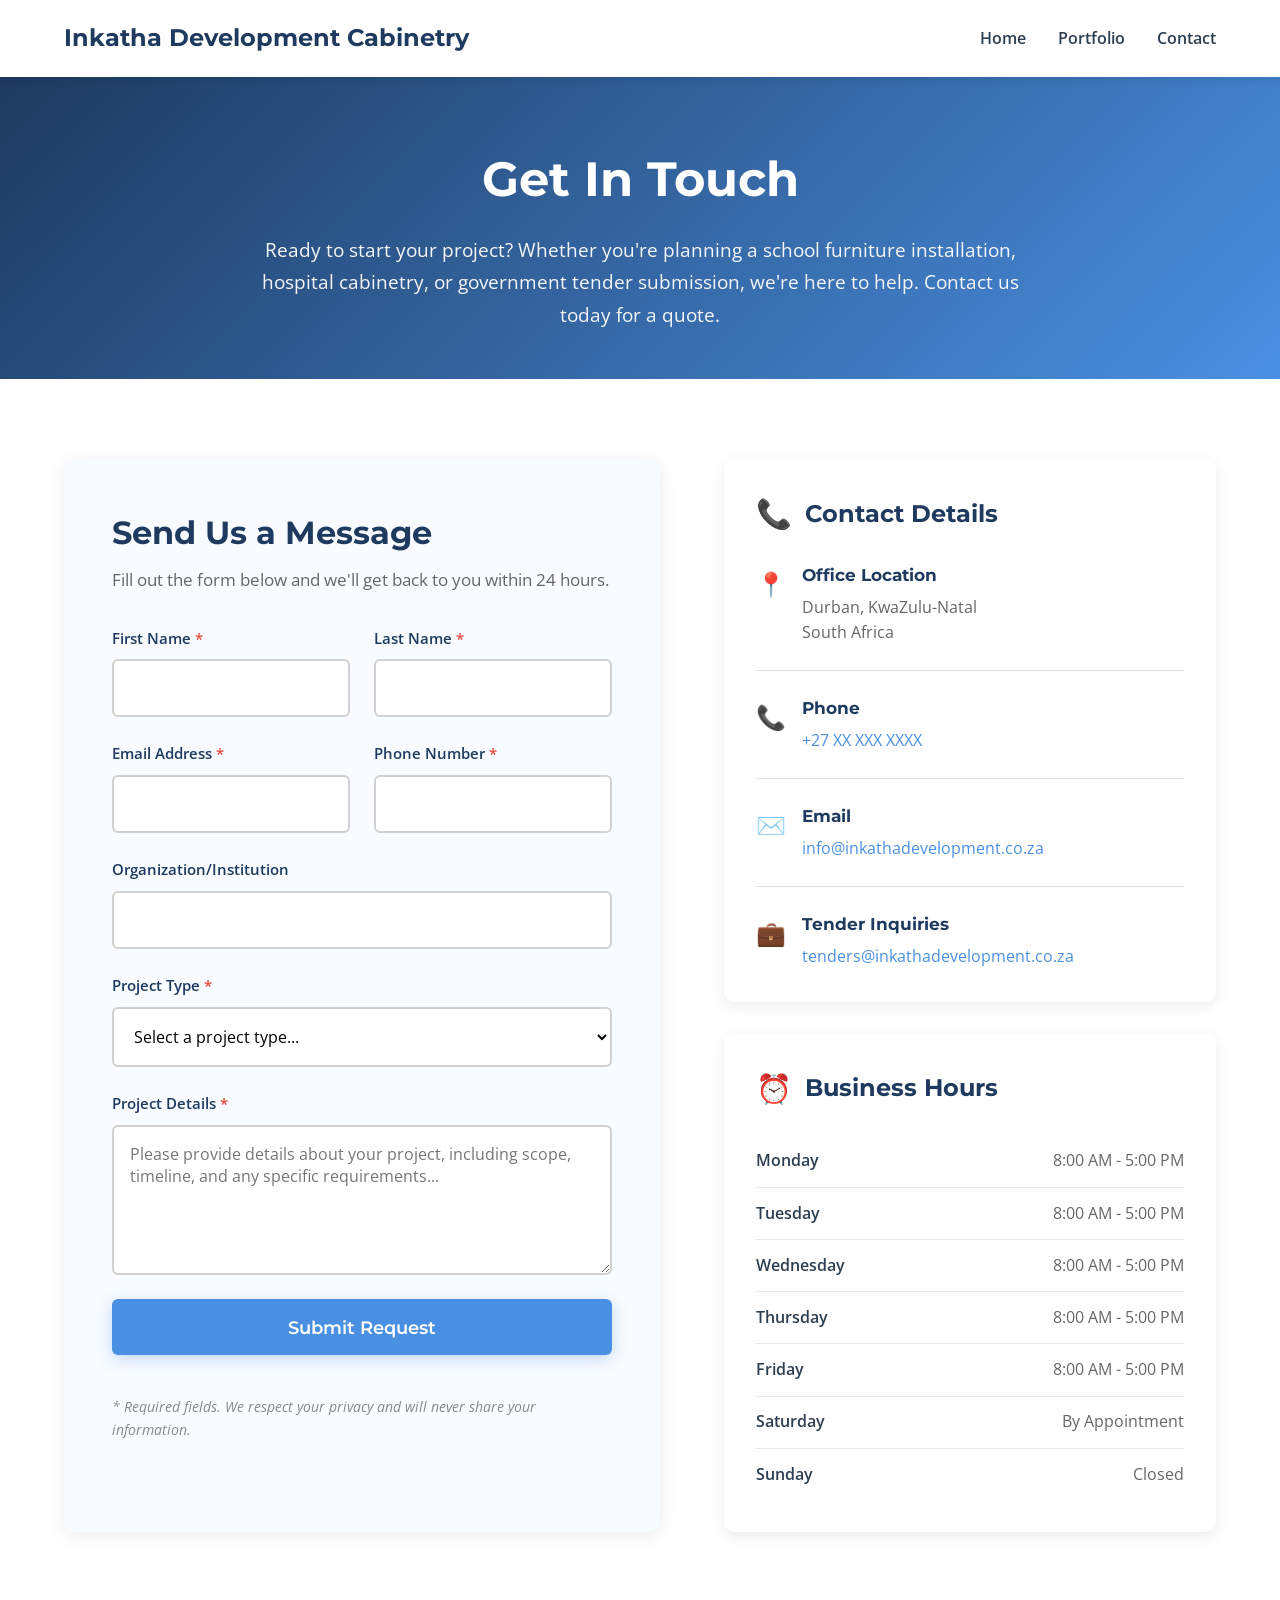
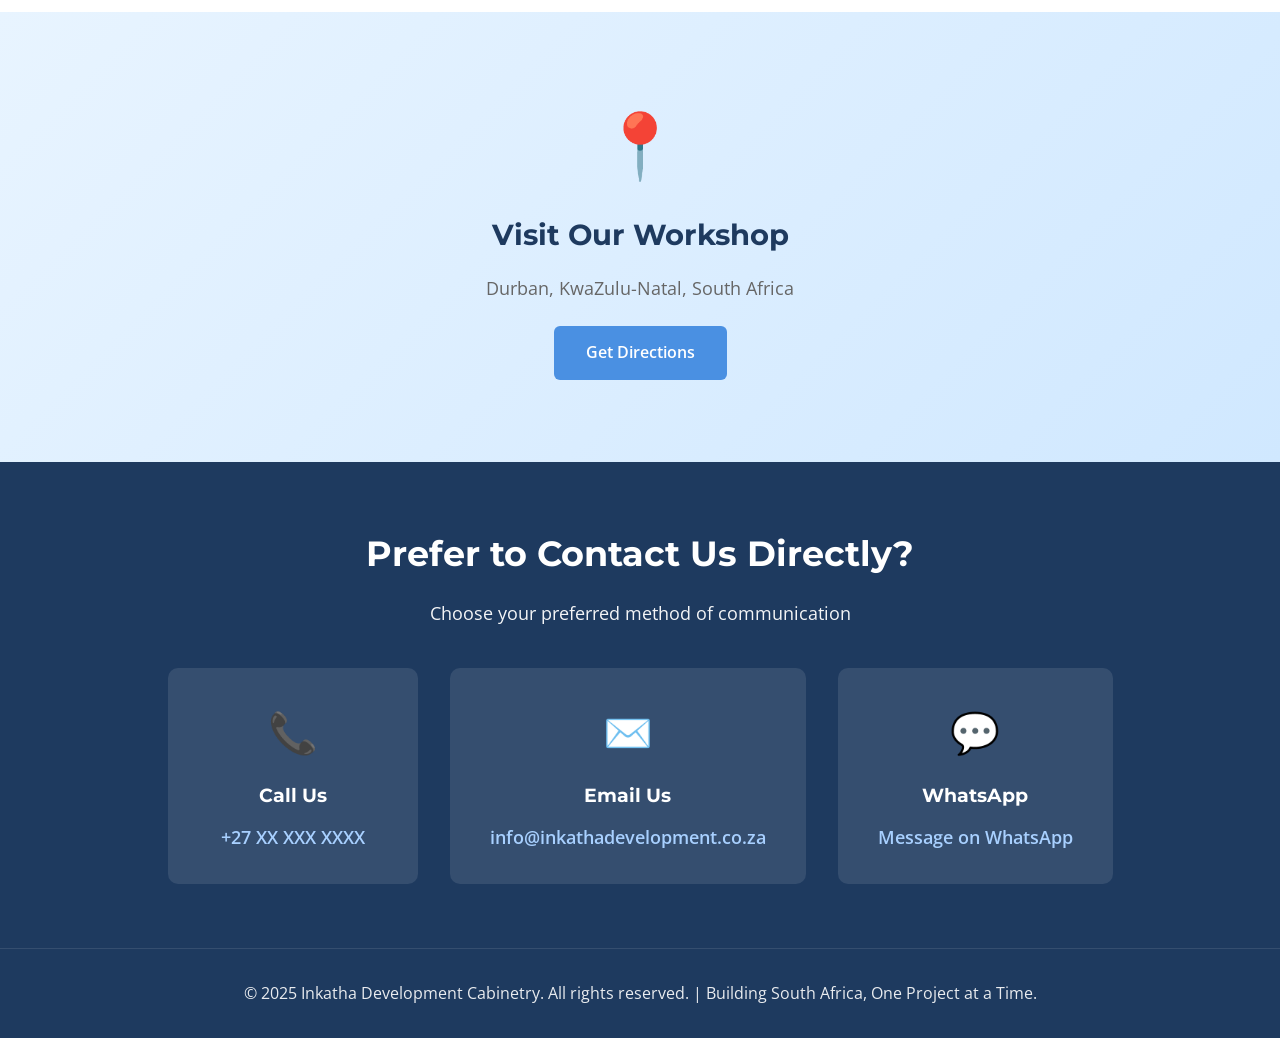
<file: contact/index.html>
<!DOCTYPE html>
<html lang="en">
<head>
    <link rel="stylesheet" href="/styles/navbar.css" />
    <link rel="stylesheet" href="/styles/footer.css" />
    <meta charset="UTF-8">
    <meta name="viewport" content="width=device-width, initial-scale=1.0">
    <title>Contact Us - Inkatha Development Cabinetry</title>
    <link href="https://fonts.googleapis.com/css2?family=Montserrat:wght@400;600;700&family=Open+Sans:wght@400;600&display=swap" rel="stylesheet">
    <style>
        * {
            margin: 0;
            padding: 0;
            box-sizing: border-box;
        }

        body {
            font-family: 'Open Sans', sans-serif;
            color: #2c3e50;
            line-height: 1.6;
            background: #ffffff;
        }

        h1, h2, h3, h4 {
            font-family: 'Montserrat', sans-serif;
        }

        /* Navigation */
        nav {
            background: white;
            padding: 1.2rem 5%;
            box-shadow: 0 2px 10px rgba(0,0,0,0.1);
            position: sticky;
            top: 0;
            z-index: 1000;
        }

        .nav-container {
            max-width: 1400px;
            margin: 0 auto;
            display: flex;
            justify-content: space-between;
            align-items: center;
        }

        .logo {
            font-size: 1.5rem;
            font-weight: 700;
            color: #1e3a5f;
            font-family: 'Montserrat', sans-serif;
        }

        .nav-links {
            display: flex;
            gap: 2rem;
            list-style: none;
        }

        .nav-links a {
            color: #2c3e50;
            text-decoration: none;
            font-weight: 600;
            transition: color 0.3s;
        }

        .nav-links a:hover {
            color: #4a90e2;
        }

        /* Header Section */
        .page-header {
            background: linear-gradient(135deg, #1e3a5f 0%, #4a90e2 100%);
            color: white;
            padding: 4rem 5% 3rem;
            text-align: center;
        }

        .page-header h1 {
            font-size: 3rem;
            margin-bottom: 1rem;
            font-weight: 700;
        }

        .page-header p {
            font-size: 1.2rem;
            max-width: 800px;
            margin: 0 auto;
            opacity: 0.95;
            line-height: 1.7;
        }

        /* Main Contact Section */
        .contact-section {
            padding: 5rem 5%;
            background: white;
        }

        .contact-container {
            max-width: 1400px;
            margin: 0 auto;
            display: grid;
            grid-template-columns: 1.2fr 1fr;
            gap: 4rem;
        }

        /* Contact Form */
        .contact-form-wrapper {
            background: #f8fbff;
            padding: 3rem;
            border-radius: 10px;
            box-shadow: 0 4px 20px rgba(0,0,0,0.08);
        }

        .form-header {
            margin-bottom: 2rem;
        }

        .form-header h2 {
            font-size: 2rem;
            color: #1e3a5f;
            margin-bottom: 0.5rem;
        }

        .form-header p {
            color: #666;
            font-size: 1.05rem;
        }

        .contact-form {
            display: flex;
            flex-direction: column;
            gap: 1.5rem;
        }

        .form-row {
            display: grid;
            grid-template-columns: 1fr 1fr;
            gap: 1.5rem;
        }

        .form-group {
            display: flex;
            flex-direction: column;
        }

        .form-group label {
            margin-bottom: 0.6rem;
            color: #1e3a5f;
            font-weight: 600;
            font-size: 0.95rem;
        }

        .required {
            color: #e74c3c;
        }

        .form-group input,
        .form-group textarea,
        .form-group select {
            padding: 1rem;
            border: 2px solid #d0d0d0;
            border-radius: 6px;
            font-family: 'Open Sans', sans-serif;
            font-size: 1rem;
            transition: all 0.3s;
            background: white;
        }

        .form-group input:focus,
        .form-group textarea:focus,
        .form-group select:focus {
            outline: none;
            border-color: #4a90e2;
            box-shadow: 0 0 0 3px rgba(74, 144, 226, 0.1);
        }

        .form-group textarea {
            resize: vertical;
            min-height: 150px;
        }

        .submit-button {
            background: #4a90e2;
            color: white;
            padding: 1.1rem 2.5rem;
            font-size: 1.1rem;
            font-weight: 600;
            border: none;
            border-radius: 6px;
            cursor: pointer;
            transition: all 0.3s;
            box-shadow: 0 4px 15px rgba(74, 144, 226, 0.3);
            font-family: 'Montserrat', sans-serif;
        }

        .submit-button:hover {
            background: #357abd;
            transform: translateY(-2px);
            box-shadow: 0 6px 20px rgba(74, 144, 226, 0.5);
        }

        .form-note {
            font-size: 0.9rem;
            color: #888;
            margin-top: 1rem;
            font-style: italic;
        }

        /* Contact Information */
        .contact-info-wrapper {
            display: flex;
            flex-direction: column;
            gap: 2rem;
        }

        .info-card {
            background: white;
            padding: 2rem;
            border-radius: 10px;
            box-shadow: 0 4px 15px rgba(0,0,0,0.08);
            transition: transform 0.3s;
        }

        .info-card:hover {
            transform: translateY(-3px);
        }

        .info-card h3 {
            color: #1e3a5f;
            margin-bottom: 1.5rem;
            font-size: 1.5rem;
            display: flex;
            align-items: center;
            gap: 0.8rem;
        }

        .card-icon {
            font-size: 1.8rem;
            color: #4a90e2;
        }

        .info-item {
            display: flex;
            align-items: flex-start;
            margin-bottom: 1.5rem;
            padding-bottom: 1.5rem;
            border-bottom: 1px solid #e0e0e0;
        }

        .info-item:last-child {
            margin-bottom: 0;
            padding-bottom: 0;
            border-bottom: none;
        }

        .info-icon {
            font-size: 1.5rem;
            color: #4a90e2;
            margin-right: 1rem;
            margin-top: 0.2rem;
            min-width: 30px;
        }

        .info-text h4 {
            color: #1e3a5f;
            margin-bottom: 0.4rem;
            font-size: 1.05rem;
        }

        .info-text p {
            color: #666;
            line-height: 1.6;
        }

        .info-text a {
            color: #4a90e2;
            text-decoration: none;
            transition: color 0.3s;
        }

        .info-text a:hover {
            color: #357abd;
            text-decoration: underline;
        }

        /* Business Hours Card */
        .hours-list {
            list-style: none;
        }

        .hours-list li {
            display: flex;
            justify-content: space-between;
            padding: 0.8rem 0;
            border-bottom: 1px solid #e8e8e8;
        }

        .hours-list li:last-child {
            border-bottom: none;
        }

        .day {
            font-weight: 600;
            color: #2c3e50;
        }

        .time {
            color: #666;
        }

        /* Map Section */
        .map-section {
            padding: 0;
            background: #f8fbff;
        }

        .map-container {
            width: 100%;
            height: 450px;
            background: linear-gradient(135deg, #e8f4ff 0%, #d0e8ff 100%);
            display: flex;
            align-items: center;
            justify-content: center;
            position: relative;
            overflow: hidden;
        }

        .map-placeholder {
            text-align: center;
            padding: 2rem;
        }

        .map-placeholder h3 {
            color: #1e3a5f;
            margin-bottom: 1rem;
            font-size: 1.8rem;
        }

        .map-placeholder p {
            color: #666;
            font-size: 1.1rem;
            margin-bottom: 1.5rem;
        }

        .map-icon {
            font-size: 4rem;
            color: #4a90e2;
            margin-bottom: 1rem;
        }

        .directions-btn {
            display: inline-block;
            background: #4a90e2;
            color: white;
            padding: 0.9rem 2rem;
            border-radius: 6px;
            text-decoration: none;
            font-weight: 600;
            transition: all 0.3s;
        }

        .directions-btn:hover {
            background: #357abd;
            transform: translateY(-2px);
        }

        /* Quick Contact Section */
        .quick-contact {
            padding: 4rem 5%;
            background: #1e3a5f;
            color: white;
            text-align: center;
        }

        .quick-contact h2 {
            font-size: 2.2rem;
            margin-bottom: 1rem;
        }

        .quick-contact p {
            font-size: 1.15rem;
            margin-bottom: 2.5rem;
            opacity: 0.95;
        }

        .contact-methods {
            display: flex;
            justify-content: center;
            gap: 2rem;
            flex-wrap: wrap;
        }

        .contact-method {
            background: rgba(255, 255, 255, 0.1);
            padding: 2rem 2.5rem;
            border-radius: 10px;
            min-width: 250px;
            transition: all 0.3s;
        }

        .contact-method:hover {
            background: rgba(255, 255, 255, 0.15);
            transform: translateY(-3px);
        }

        .method-icon {
            font-size: 2.5rem;
            margin-bottom: 1rem;
            color: #4a90e2;
        }

        .contact-method h3 {
            font-size: 1.2rem;
            margin-bottom: 0.8rem;
        }

        .contact-method a {
            color: #a8d0ff;
            text-decoration: none;
            font-size: 1.1rem;
            font-weight: 600;
        }

        .contact-method a:hover {
            color: white;
        }

        /* Footer */
        footer {
            background: #1e3a5f;
            color: white;
            padding: 2rem 5%;
            text-align: center;
            border-top: 1px solid rgba(255,255,255,0.1);
        }

        footer p {
            opacity: 0.9;
        }

        /* Success Message */
        .success-message {
            display: none;
            background: #d4edda;
            color: #155724;
            padding: 1.2rem;
            border-radius: 6px;
            border: 1px solid #c3e6cb;
            margin-bottom: 1.5rem;
        }

        .success-message.show {
            display: block;
        }

        /* Responsive Design */
        @media (max-width: 968px) {
            .contact-container {
                grid-template-columns: 1fr;
                gap: 2.5rem;
            }

            .page-header h1 {
                font-size: 2.2rem;
            }

            .form-row {
                grid-template-columns: 1fr;
            }

            .contact-methods {
                flex-direction: column;
                align-items: center;
            }
        }

        @media (max-width: 768px) {
            .nav-links {
                display: none;
            }

            .contact-form-wrapper {
                padding: 2rem;
            }

            .map-container {
                height: 350px;
            }
        }
    </style>
</head>
<body>
    <!-- Navigation -->
    <nav>
        <div class="nav-container">
            <div class="logo">Inkatha Development Cabinetry</div>
            <ul class="nav-links">
                <li><a href="index.html">Home</a></li>
                <li><a href="portfolio.html">Portfolio</a></li>
                <li><a href="#contact">Contact</a></li>
            </ul>
        </div>
    </nav>

    <!-- Page Header -->
    <section class="page-header">
        <h1>Get In Touch</h1>
        <p>Ready to start your project? Whether you're planning a school furniture installation, hospital cabinetry, or government tender submission, we're here to help. Contact us today for a quote.</p>
    </section>

    <!-- Main Contact Section -->
    <section class="contact-section" id="contact">
        <div class="contact-container">
            <!-- Contact Form -->
            <div class="contact-form-wrapper">
                <div class="form-header">
                    <h2>Send Us a Message</h2>
                    <p>Fill out the form below and we'll get back to you within 24 hours.</p>
                </div>

                <div id="successMessage" class="success-message">
                    ✓ Thank you for your message! We'll be in touch shortly.
                </div>

                <form class="contact-form" id="contactForm">
                    <div class="form-row">
                        <div class="form-group">
                            <label for="firstName">First Name <span class="required">*</span></label>
                            <input type="text" id="firstName" name="firstName" required>
                        </div>
                        <div class="form-group">
                            <label for="lastName">Last Name <span class="required">*</span></label>
                            <input type="text" id="lastName" name="lastName" required>
                        </div>
                    </div>

                    <div class="form-row">
                        <div class="form-group">
                            <label for="email">Email Address <span class="required">*</span></label>
                            <input type="email" id="email" name="email" required>
                        </div>
                        <div class="form-group">
                            <label for="phone">Phone Number <span class="required">*</span></label>
                            <input type="tel" id="phone" name="phone" required>
                        </div>
                    </div>

                    <div class="form-group">
                        <label for="organization">Organization/Institution</label>
                        <input type="text" id="organization" name="organization">
                    </div>

                    <div class="form-group">
                        <label for="projectType">Project Type <span class="required">*</span></label>
                        <select id="projectType" name="projectType" required>
                            <option value="">Select a project type...</option>
                            <option value="education">School Furniture</option>
                            <option value="healthcare">Healthcare Cabinetry</option>
                            <option value="government">Government Project/Tender</option>
                            <option value="custom">Custom Carpentry</option>
                            <option value="other">Other</option>
                        </select>
                    </div>

                    <div class="form-group">
                        <label for="message">Project Details <span class="required">*</span></label>
                        <textarea id="message" name="message" required placeholder="Please provide details about your project, including scope, timeline, and any specific requirements..."></textarea>
                    </div>

                    <button type="submit" class="submit-button">Submit Request</button>

                    <p class="form-note">* Required fields. We respect your privacy and will never share your information.</p>
                </form>
            </div>

            <!-- Contact Information -->
            <div class="contact-info-wrapper">
                <!-- Contact Details Card -->
                <div class="info-card">
                    <h3><span class="card-icon">📞</span> Contact Details</h3>
                    <div class="info-item">
                        <div class="info-icon">📍</div>
                        <div class="info-text">
                            <h4>Office Location</h4>
                            <p>Durban, KwaZulu-Natal<br>South Africa</p>
                        </div>
                    </div>
                    <div class="info-item">
                        <div class="info-icon">📞</div>
                        <div class="info-text">
                            <h4>Phone</h4>
                            <p><a href="tel:+27XXXXXXXXX">+27 XX XXX XXXX</a></p>
                        </div>
                    </div>
                    <div class="info-item">
                        <div class="info-icon">✉️</div>
                        <div class="info-text">
                            <h4>Email</h4>
                            <p><a href="mailto:info@inkathadevelopment.co.za">info@inkathadevelopment.co.za</a></p>
                        </div>
                    </div>
                    <div class="info-item">
                        <div class="info-icon">💼</div>
                        <div class="info-text">
                            <h4>Tender Inquiries</h4>
                            <p><a href="mailto:tenders@inkathadevelopment.co.za">tenders@inkathadevelopment.co.za</a></p>
                        </div>
                    </div>
                </div>

                <!-- Business Hours Card -->
                <div class="info-card">
                    <h3><span class="card-icon">⏰</span> Business Hours</h3>
                    <ul class="hours-list">
                        <li>
                            <span class="day">Monday</span>
                            <span class="time">8:00 AM - 5:00 PM</span>
                        </li>
                        <li>
                            <span class="day">Tuesday</span>
                            <span class="time">8:00 AM - 5:00 PM</span>
                        </li>
                        <li>
                            <span class="day">Wednesday</span>
                            <span class="time">8:00 AM - 5:00 PM</span>
                        </li>
                        <li>
                            <span class="day">Thursday</span>
                            <span class="time">8:00 AM - 5:00 PM</span>
                        </li>
                        <li>
                            <span class="day">Friday</span>
                            <span class="time">8:00 AM - 5:00 PM</span>
                        </li>
                        <li>
                            <span class="day">Saturday</span>
                            <span class="time">By Appointment</span>
                        </li>
                        <li>
                            <span class="day">Sunday</span>
                            <span class="time">Closed</span>
                        </li>
                    </ul>
                </div>
            </div>
        </div>
    </section>

    <!-- Map Section -->
    <section class="map-section">
        <div class="map-container">
            <div class="map-placeholder">
                <div class="map-icon">📍</div>
                <h3>Visit Our Workshop</h3>
                <p>Durban, KwaZulu-Natal, South Africa</p>
                <a href="https://www.google.com/maps/place/Durban,+South+Africa" target="_blank" class="directions-btn">Get Directions</a>
            </div>
        </div>
    </section>

    <!-- Quick Contact Section -->
    <section class="quick-contact">
        <h2>Prefer to Contact Us Directly?</h2>
        <p>Choose your preferred method of communication</p>
        <div class="contact-methods">
            <div class="contact-method">
                <div class="method-icon">📞</div>
                <h3>Call Us</h3>
                <a href="tel:+27XXXXXXXXX">+27 XX XXX XXXX</a>
            </div>
            <div class="contact-method">
                <div class="method-icon">✉️</div>
                <h3>Email Us</h3>
                <a href="mailto:info@inkathadevelopment.co.za">info@inkathadevelopment.co.za</a>
            </div>
            <div class="contact-method">
                <div class="method-icon">💬</div>
                <h3>WhatsApp</h3>
                <a href="https://wa.me/27XXXXXXXXX">Message on WhatsApp</a>
            </div>
        </div>
    </section>

    <!-- Footer -->
    <footer>
        <p>&copy; 2025 Inkatha Development Cabinetry. All rights reserved. | Building South Africa, One Project at a Time.</p>
    </footer>

    <script>
        // Form submission handler
        document.getElementById('contactForm').addEventListener('submit', function(e) {
            e.preventDefault();
            
            // Show success message
            const successMessage = document.getElementById('successMessage');
            successMessage.classList.add('show');
            
            // Scroll to success message
            successMessage.scrollIntoView({ behavior: 'smooth', block: 'nearest' });
            
            // Reset form
            this.reset();
            
            // Hide success message after 5 seconds
            setTimeout(() => {
                successMessage.classList.remove('show');
            }, 5000);
        });
    </script>
        <script>
            const menuToggle = document.querySelector(".menu-toggle");
            const navLinks = document.querySelector(".nav-links");
            const menuOverlay = document.querySelector(".menu-overlay");
            const navLinksItems = document.querySelectorAll(".nav-links a");
      
            menuToggle.addEventListener("click", () => {
              menuToggle.classList.toggle("active");
              navLinks.classList.toggle("active");
              menuOverlay.classList.toggle("active");
              document.body.style.overflow = navLinks.classList.contains("active")
                ? "hidden"
                : "";
            });
      
            menuOverlay.addEventListener("click", () => {
              menuToggle.classList.remove("active");
              navLinks.classList.remove("active");
              menuOverlay.classList.remove("active");
              document.body.style.overflow = "";
            });
      
            navLinksItems.forEach((link) => {
              link.addEventListener("click", () => {
                menuToggle.classList.remove("active");
                navLinks.classList.remove("active");
                menuOverlay.classList.remove("active");
                document.body.style.overflow = "";
              });
            });
          </script>
</body>
</html>
</file>
<file: styles/navbar.css>
/* Navigation */
nav {
    background: white;
    padding: 1.2rem 5%;
    box-shadow: 0 2px 10px rgba(0,0,0,0.1);
    position: sticky;
    top: 0;
    z-index: 1000;
}

.nav-container {
    max-width: 1400px;
    margin: 0 auto;
    display: flex;
    justify-content: space-between;
    align-items: center;
}

.logo {
    font-size: 1.5rem;
    font-weight: 700;
    color: #1e3a5f;
    font-family: 'Montserrat', sans-serif;
}

.nav-links {
    display: flex;
    gap: 2rem;
    list-style: none;
    align-items: center;
}

.nav-links a {
    color: #2c3e50;
    text-decoration: none;
    font-weight: 600;
    transition: color 0.3s;
}

.nav-links a:hover {
    color: #4a90e2;
}

.flag-container {
    display: flex;
    align-items: center;
}

.sa-flag {
    height: 30px;
    width: auto;
    border: 1px solid rgba(0, 0, 0, 0.1);
    box-shadow: 0 2px 5px rgba(0, 0, 0, 0.1);
}

/* Hamburger Menu */
.menu-toggle {
    display: none;
    flex-direction: column;
    cursor: pointer;
    background: none;
    border: none;
    padding: 0;
    z-index: 1001;
}

.hamburger {
    width: 28px;
    height: 3px;
    background-color: #1e3a5f;
    margin: 4px 0;
    transition: all 0.3s ease;
    border-radius: 3px;
}

/* Hamburger Animation */
.menu-toggle.active .hamburger:nth-child(1) {
    transform: rotate(45deg) translate(8px, 8px);
}

.menu-toggle.active .hamburger:nth-child(2) {
    opacity: 0;
    transform: translateX(-20px);
}

.menu-toggle.active .hamburger:nth-child(3) {
    transform: rotate(-45deg) translate(8px, -8px);
}

/* Mobile Navigation */
@media (max-width: 768px) {
    .menu-toggle {
        display: flex;
    }

    .nav-links {
        position: fixed;
        top: 0;
        right: -100%;
        height: 100vh;
        width: 100%;
        max-width: 400px;
        background: white;
        flex-direction: column;
        justify-content: center;
        align-items: center;
        gap: 2.5rem;
        transition: right 0.4s ease;
        box-shadow: -5px 0 15px rgba(0, 0, 0, 0.1);
        padding: 2rem;
    }

    .nav-links.active {
        right: 0;
    }

    .nav-links li {
        opacity: 0;
        transform: translateX(50px);
        transition: all 0.3s ease;
    }

    .nav-links.active li {
        opacity: 1;
        transform: translateX(0);
    }

    .nav-links.active li:nth-child(1) {
        transition-delay: 0.1s;
    }

    .nav-links.active li:nth-child(2) {
        transition-delay: 0.2s;
    }

    .nav-links.active li:nth-child(3) {
        transition-delay: 0.3s;
    }

    .nav-links.active li:nth-child(4) {
        transition-delay: 0.4s;
    }

    .nav-links.active .flag-container {
        transition-delay: 0.5s;
    }

    .nav-links a {
        font-size: 1.5rem;
        padding: 1rem;
    }

    .flag-container {
        margin-left: 0;
        margin-top: 2rem;
    }

    .sa-flag {
        height: 35px;
    }
}

/* Overlay for mobile menu */
.menu-overlay {
    display: none;
    position: fixed;
    top: 0;
    left: 0;
    width: 100%;
    height: 100vh;
    background: rgba(0, 0, 0, 0.5);
    z-index: 999;
    opacity: 0;
    transition: opacity 0.3s ease;
}

.menu-overlay.active {
    display: block;
    opacity: 1;
}

@media (min-width: 769px) {
    .menu-overlay {
        display: none !important;
    }
}

.nav-container img {
    position: relative;
    z-index: 1001;
}
</file>
<file: styles/footer.css>
/* Corporate Footer Styles */
.main-footer {
  background: #1a2332;
  color: #e0e6ed;
  padding: 0;
  margin-top: 0;
}

.footer-content {
  max-width: 1400px;
  margin: 0 auto;
}

.footer-grid {
  display: grid;
  grid-template-columns: 2fr 1fr 1fr 1.5fr;
  gap: 3rem;
  padding: 4rem 5% 3rem;
  border-bottom: 1px solid rgba(255, 255, 255, 0.1);
}

.footer-column h3 {
  color: #ffffff;
  font-size: 1.3rem;
  margin-bottom: 1rem;
  font-weight: 700;
}

.footer-column h4 {
  color: #4a90e2;
  font-size: 1.1rem;
  margin-bottom: 1.2rem;
  font-weight: 600;
  text-transform: uppercase;
  letter-spacing: 0.5px;
}

.footer-column p {
  line-height: 1.7;
  color: #b8c5d6;
  margin-bottom: 1.5rem;
}

.footer-logo {
  margin-top: 1.5rem;
  opacity: 0.9;
}

/* Footer Links */
.footer-links {
  list-style: none;
  padding: 0;
  margin: 0;
}

.footer-links li {
  margin-bottom: 0.8rem;
}

.footer-links a {
  color: #b8c5d6;
  text-decoration: none;
  transition: color 0.3s, padding-left 0.3s;
  display: inline-block;
}

.footer-links a:hover {
  color: #4a90e2;
  padding-left: 5px;
}

/* Footer Contact */
.footer-contact {
  list-style: none;
  padding: 0;
  margin: 0;
}

.footer-contact li {
  display: flex;
  align-items: flex-start;
  margin-bottom: 1rem;
  color: #b8c5d6;
}

.contact-icon {
  font-size: 1.2rem;
  margin-right: 0.8rem;
  color: #4a90e2;
  min-width: 20px;
}

/* Footer Bottom */
.footer-bottom {
  background: #151b26;
  padding: 1.5rem 5%;
}

.footer-bottom-content {
  display: flex;
  justify-content: space-between;
  align-items: center;
  flex-wrap: wrap;
  gap: 1rem;
}

.footer-bottom p {
  margin: 0;
  color: #8895a7;
  font-size: 0.95rem;
}

.footer-certifications {
  display: flex;
  align-items: center;
  gap: 0.8rem;
  color: #8895a7;
  font-size: 0.9rem;
}

.footer-certifications span {
  white-space: nowrap;
}

.separator {
  color: #4a90e2;
  font-weight: bold;
}

/* Responsive Footer */
@media (max-width: 1024px) {
  .footer-grid {
    grid-template-columns: 1fr 1fr;
    gap: 2.5rem;
  }
}

@media (max-width: 768px) {
  .footer-grid {
    grid-template-columns: 1fr;
    gap: 2rem;
    padding: 3rem 5% 2rem;
  }

  .footer-bottom-content {
    flex-direction: column;
    text-align: center;
  }

  .footer-certifications {
    flex-wrap: wrap;
    justify-content: center;
  }
}
</file>
